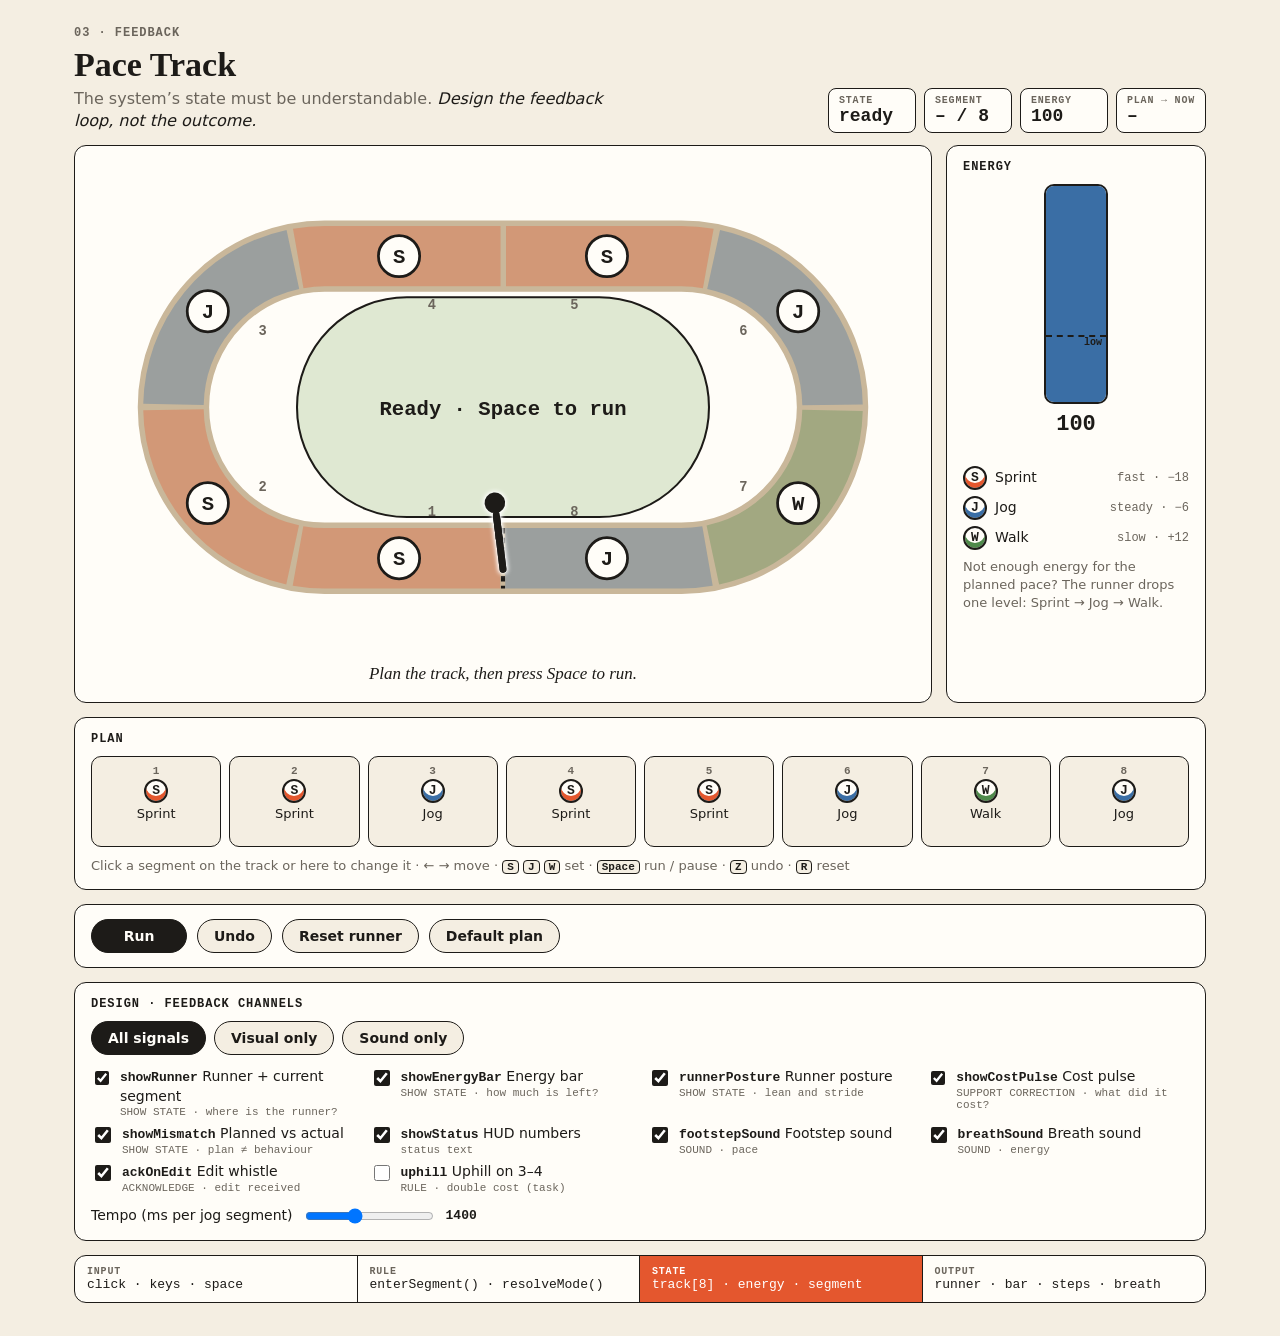
<file: feedback/index.html>
<!doctype html>
<html lang="en">
<head>
  <meta charset="utf-8">
  <meta name="viewport" content="width=device-width, initial-scale=1">
  <title>Pace Track · Feedback</title>
  <link rel="stylesheet" href="style.css">
</head>
<body>
  <!-- Üst bant: başlık, premise ve HUD (durum sayıları) -->
  <header class="top">
    <div class="title">
      <span class="tag">03 · Feedback</span>
      <h1>Pace Track</h1>
      <p class="premise">The system’s state must be understandable. <em>Design the feedback loop, not the outcome.</em></p>
    </div>
    <dl class="hud" id="hud">
      <div><dt>State</dt><dd id="hudState">–</dd></div>
      <div><dt>Segment</dt><dd id="hudSegment">–</dd></div>
      <div><dt>Energy</dt><dd id="hudEnergy">–</dd></div>
      <div><dt>Plan → Now</dt><dd id="hudMode">–</dd></div>
    </dl>
  </header>

  <main class="layout">
    <!-- Sahne: oval pist (SVG). Parçalar ve koşucu script.js içinde çiziliyor -->
    <section class="stage card" aria-labelledby="stageTitle">
      <h2 id="stageTitle" class="sr-only">Track</h2>
      <svg id="track" viewBox="0 0 600 360" role="img" aria-label="Oval running track with 8 segments. Each segment holds a command: Sprint, Jog or Walk.">
        <rect class="infield" x="150" y="100" width="300" height="160" rx="80"/>
        <path id="trackPath" class="track-base"
              d="M300,290 H170 A110,110 0 0 1 170,70 H430 A110,110 0 0 1 430,290 Z"/>
        <g id="segLayer"></g>
        <line class="start-line" x1="300" y1="268" x2="300" y2="312"/>
        <g id="labelLayer"></g>
        <g id="pulseLayer"></g>
        <g id="runner" aria-hidden="true">
          <g id="runnerBody">
            <g id="legBack"><line x1="0" y1="0" x2="0" y2="18"/></g>
            <g id="armBack"><line x1="0" y1="0" x2="0" y2="12"/></g>
            <line class="torso" x1="0" y1="-18" x2="0" y2="-32"/>
            <g id="legFront"><line x1="0" y1="0" x2="0" y2="18"/></g>
            <g id="armFront"><line x1="0" y1="0" x2="0" y2="12"/></g>
            <circle class="head" cx="0" cy="-39" r="6"/>
          </g>
        </g>
        <text id="centerLabel" class="center-label" x="300" y="186" text-anchor="middle"></text>
      </svg>
      <p id="caption" class="caption">Plan the track, then press Space to run.</p>
    </section>

    <!-- Yan panel: enerji çubuğu (gizli durumun görsel kanalı) -->
    <aside class="side card" aria-labelledby="energyTitle">
      <h2 id="energyTitle">Energy</h2>
      <div class="meter" id="meter">
        <div class="meter-track">
          <div class="meter-fill" id="meterFill"></div>
          <div class="meter-low" id="meterLow"><span>low</span></div>
        </div>
        <p class="meter-value"><span id="meterValue">100</span><span id="meterZone" class="zone"></span></p>
        <p class="meter-off">Energy bar is off.</p>
      </div>
      <ul class="legend">
        <li><b class="glyph g-S">S</b> Sprint <span>fast · −18</span></li>
        <li><b class="glyph g-J">J</b> Jog <span>steady · −6</span></li>
        <li><b class="glyph g-W">W</b> Walk <span>slow · +12</span></li>
      </ul>
      <p class="rule-note">Not enough energy for the planned pace? The runner drops one level: Sprint → Jog → Walk.</p>
    </aside>

    <!-- Plan şeridi: pistin erişilebilir kopyası (klavye ve dokunmatik) -->
    <section class="plan card" aria-labelledby="planTitle">
      <h2 id="planTitle">Plan</h2>
      <div id="planStrip" class="plan-strip" role="group" aria-label="Track plan, 8 segments"></div>
      <p class="hint">Click a segment on the track or here to change it · ← → move · <kbd>S</kbd> <kbd>J</kbd> <kbd>W</kbd> set · <kbd>Space</kbd> run / pause · <kbd>Z</kbd> undo · <kbd>R</kbd> reset</p>
    </section>

    <!-- Kontroller -->
    <section class="controls card" aria-label="Controls">
      <button type="button" id="btnRun" class="primary">Run</button>
      <button type="button" id="btnUndo">Undo</button>
      <button type="button" id="btnReset">Reset runner</button>
      <button type="button" id="btnDefault">Default plan</button>
    </section>

    <!-- DESIGN anahtarları: geri bildirim kanallarını tek tek aç / kapa -->
    <section class="knobs card" aria-labelledby="knobsTitle">
      <h2 id="knobsTitle">Design · feedback channels</h2>
      <div class="presets" role="group" aria-label="Comparison presets">
        <button type="button" data-preset="all">All signals</button>
        <button type="button" data-preset="visual">Visual only</button>
        <button type="button" data-preset="sound">Sound only</button>
      </div>
      <div id="knobList" class="knob-list"></div>
      <label class="tempo">Tempo (ms per jog segment)
        <input type="range" id="tempo" min="800" max="2400" step="100">
        <output id="tempoOut"></output>
      </label>
    </section>

    <!-- Anatomi: girdi → kural → durum → çıktı -->
    <section class="anatomy" aria-label="Input, rule, state, output">
      <div><span>Input</span>click · keys · space</div>
      <div><span>Rule</span>enterSegment() · resolveMode()</div>
      <div class="hot"><span>State</span>track[8] · energy · segment</div>
      <div><span>Output</span>runner · bar · steps · breath</div>
    </section>
  </main>

  <div id="live" class="sr-only" aria-live="polite"></div>
  <script src="script.js"></script>
</body>
</html>
</file>
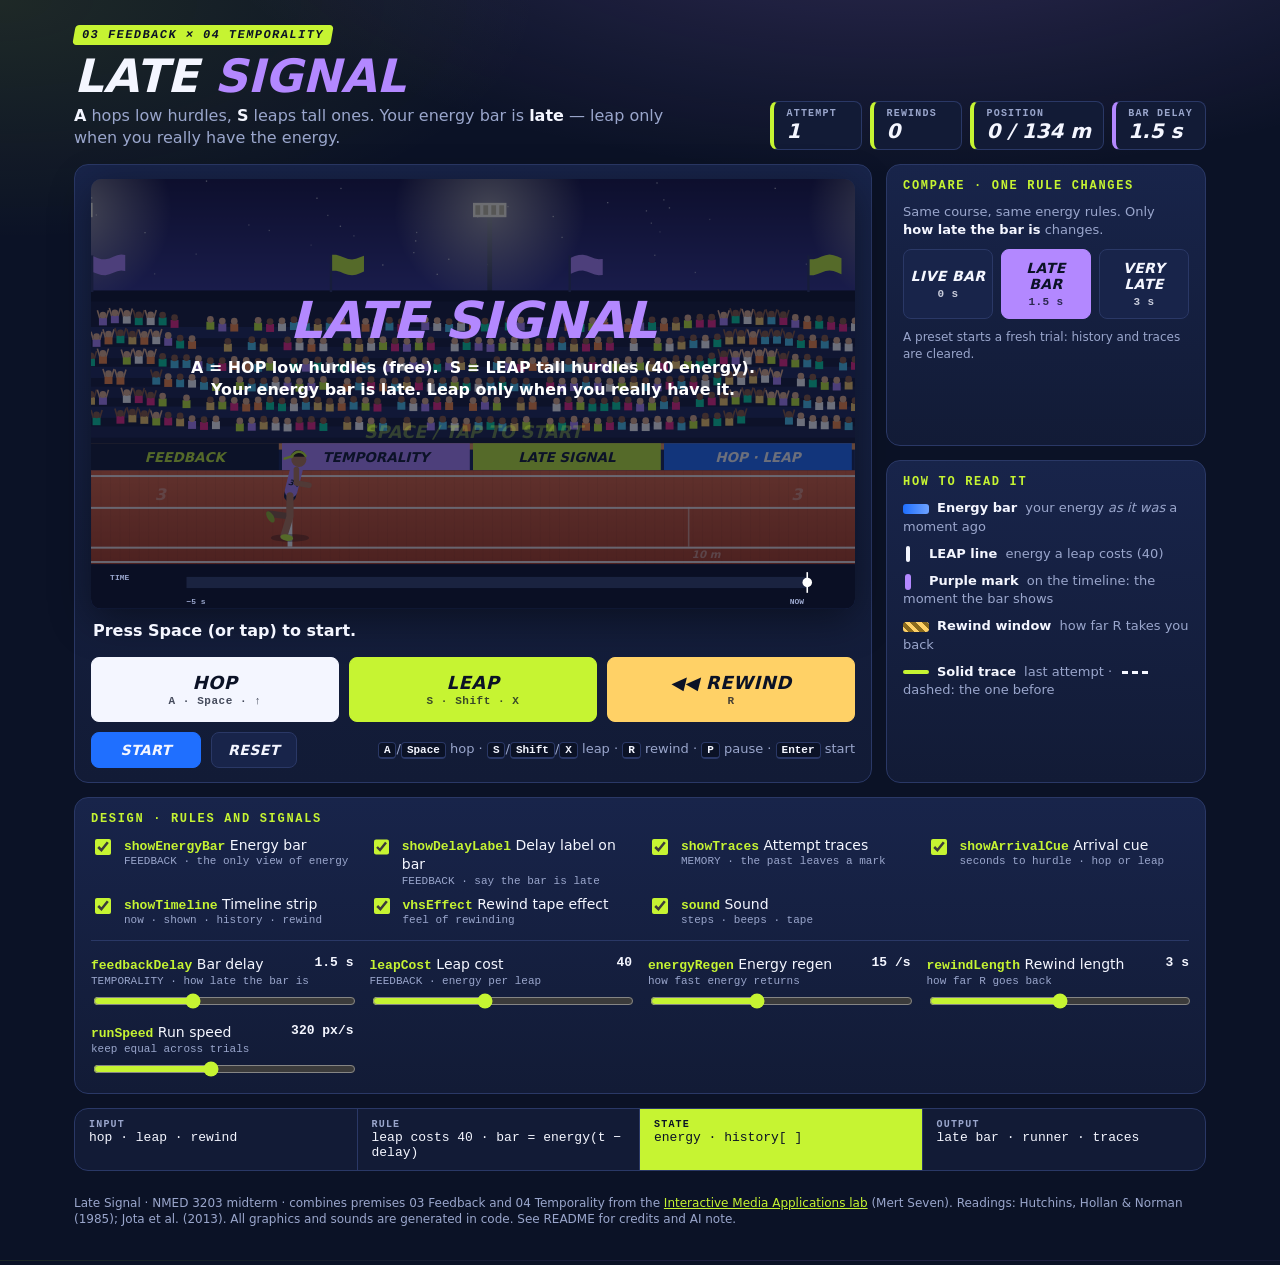
<file: late-signal/index.html>
<!doctype html>
<html lang="en">
<head>
  <meta charset="utf-8">
  <meta name="viewport" content="width=device-width, initial-scale=1">
  <title>Late Signal · Feedback × Temporality</title>
  <link rel="stylesheet" href="style.css">
</head>
<body>
  <!-- Üst bant: başlık, iki premise ve tek satırlık talimat -->
  <header class="top">
    <div class="brand">
      <span class="tag">03 Feedback × 04 Temporality</span>
      <h1>Late <span>Signal</span></h1>
      <p class="instruction"><b>A</b> hops low hurdles, <b>S</b> leaps tall ones. Your energy bar is <b>late</b> — leap only when you really have the energy.</p>
    </div>
    <dl class="hud">
      <div><dt>Attempt</dt><dd id="hudAttempt">1</dd></div>
      <div><dt>Rewinds</dt><dd id="hudRewinds">0</dd></div>
      <div><dt>Position</dt><dd id="hudPos">0 m</dd></div>
      <div><dt>Bar delay</dt><dd id="hudDelay">1.5 s</dd></div>
    </dl>
  </header>

  <main class="layout">
    <!-- Sahne: stadyum, koşucu, gecikmeli enerji çubuğu ve zaman şeridi canvas'ta -->
    <section class="stage-card" aria-labelledby="stageTitle">
      <h2 id="stageTitle" class="sr-only">Race</h2>
      <canvas id="stage" width="960" height="540" tabindex="0"
              aria-label="Side view of a stadium track. A runner hops and leaps hurdles. The energy bar at the top right shows the runner's energy from a moment ago. A timeline at the bottom shows the present, the stored history, the moment the bar is showing and the rewind window."></canvas>
      <p id="caption" class="caption">Press Space (or tap) to start.</p>
      <!-- etiketli butonlar: dokunmatik ve fare için klavyeye eşdeğer girdi -->
      <div class="pad" role="group" aria-label="Actions">
        <button type="button" id="btnHop" class="act hop">Hop <small>A · Space · ↑</small></button>
        <button type="button" id="btnLeap" class="act leap">Leap <small>S · Shift · X</small></button>
        <button type="button" id="btnRewind" class="act rewind">◀◀ Rewind <small>R</small></button>
      </div>
      <div class="controls">
        <button type="button" id="btnStart" class="primary">Start</button>
        <button type="button" id="btnReset">Reset</button>
        <p class="keys"><kbd>A</kbd>/<kbd>Space</kbd> hop · <kbd>S</kbd>/<kbd>Shift</kbd>/<kbd>X</kbd> leap · <kbd>R</kbd> rewind · <kbd>P</kbd> pause · <kbd>Enter</kbd> start</p>
      </div>
    </section>

    <!-- Karşılaştırma: tek kural değişir -->
    <section class="tests card" aria-labelledby="testsTitle">
      <h2 id="testsTitle">Compare · one rule changes</h2>
      <p>Same course, same energy rules. Only <b>how late the bar is</b> changes.</p>
      <div class="row" role="group" aria-label="Feedback delay">
        <button type="button" data-preset="delay0">Live bar<br><small>0 s</small></button>
        <button type="button" data-preset="delay15">Late bar<br><small>1.5 s</small></button>
        <button type="button" data-preset="delay3">Very late<br><small>3 s</small></button>
      </div>
      <p class="note">A preset starts a fresh trial: history and traces are cleared.</p>
    </section>

    <!-- Ekranda ne neyi gösteriyor -->
    <section class="legend card" aria-labelledby="legendTitle">
      <h2 id="legendTitle">How to read it</h2>
      <ul>
        <li><i class="sw sw-bar"></i><b>Energy bar</b> your energy <em>as it was</em> a moment ago</li>
        <li><i class="sw sw-cost"></i><b>LEAP line</b> energy a leap costs (40)</li>
        <li><i class="sw sw-shown"></i><b>Purple mark</b> on the timeline: the moment the bar shows</li>
        <li><i class="sw sw-rew"></i><b>Rewind window</b> how far R takes you back</li>
        <li><i class="sw sw-last"></i><b>Solid trace</b> last attempt · <i class="sw sw-prev"></i>dashed: the one before</li>
      </ul>
    </section>

    <!-- DESIGN anahtarları -->
    <section class="knobs card" aria-labelledby="knobsTitle">
      <h2 id="knobsTitle">Design · rules and signals</h2>
      <div id="toggleList" class="toggle-list"></div>
      <div id="rangeList" class="range-list"></div>
    </section>

    <!-- Anatomi -->
    <section class="anatomy" aria-label="Input, rule, state, output">
      <div><span>Input</span>hop · leap · rewind</div>
      <div><span>Rule</span>leap costs 40 · bar = energy(t − delay)</div>
      <div class="hot"><span>State</span>energy · history[ ]</div>
      <div><span>Output</span>late bar · runner · traces</div>
    </section>
  </main>

  <footer class="credits">
    Late Signal · NMED 3203 midterm · combines premises 03 Feedback and 04 Temporality from the
    <a href="https://mertseven.com/ima/lab/index.html">Interactive Media Applications lab</a> (Mert Seven).
    Readings: Hutchins, Hollan &amp; Norman (1985); Jota et al. (2013). All graphics and sounds are generated in code. See README for credits and AI note.
  </footer>

  <div id="live" class="sr-only" aria-live="polite"></div>
  <script src="script.js"></script>
</body>
</html>
</file>
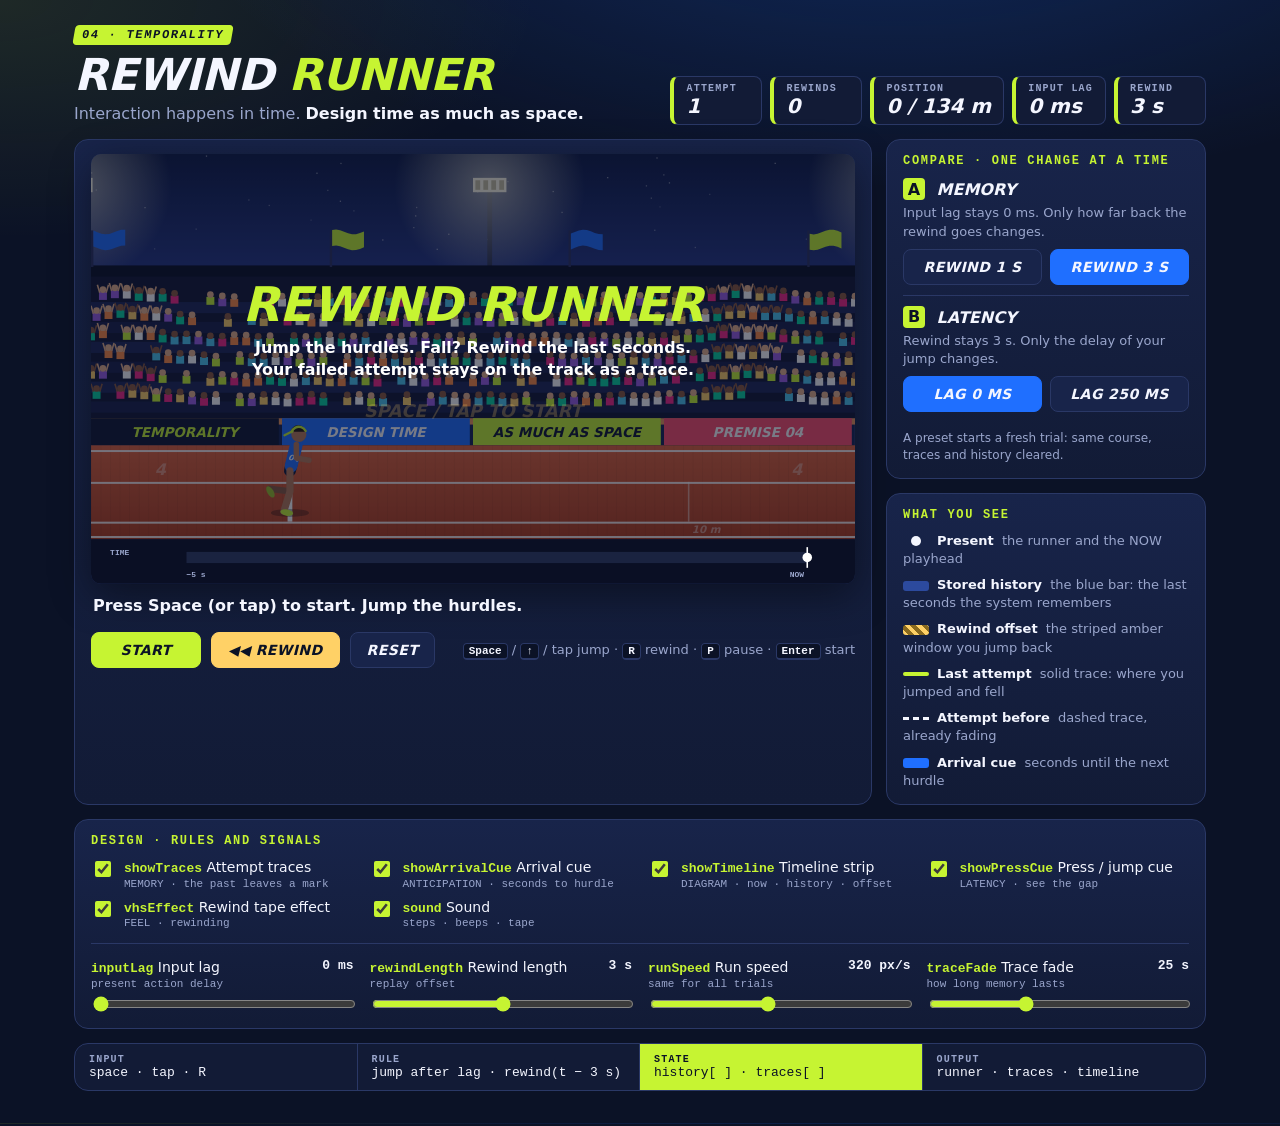
<file: temporality/index.html>
<!doctype html>
<html lang="en">
<head>
  <meta charset="utf-8">
  <meta name="viewport" content="width=device-width, initial-scale=1">
  <title>Rewind Runner · Temporality</title>
  <link rel="stylesheet" href="style.css">
</head>
<body>
  <!-- Üst bant: başlık, premise ve HUD -->
  <header class="top">
    <div class="brand">
      <span class="tag">04 · Temporality</span>
      <h1>Rewind <span>Runner</span></h1>
      <p class="premise">Interaction happens in time. <em>Design time as much as space.</em></p>
    </div>
    <dl class="hud">
      <div><dt>Attempt</dt><dd id="hudAttempt">1</dd></div>
      <div><dt>Rewinds</dt><dd id="hudRewinds">0</dd></div>
      <div><dt>Position</dt><dd id="hudPos">0 m</dd></div>
      <div><dt>Input lag</dt><dd id="hudLag">0 ms</dd></div>
      <div><dt>Rewind</dt><dd id="hudRewind">3 s</dd></div>
    </dl>
  </header>

  <main class="layout">
    <!-- Sahne: stadyum, pist, koşucu ve zaman şeridi canvas'ta çiziliyor -->
    <section class="stage-card" aria-labelledby="stageTitle">
      <h2 id="stageTitle" class="sr-only">Race</h2>
      <canvas id="stage" width="960" height="540" tabindex="0"
              aria-label="Side view of a stadium track. A runner jumps hurdles. A timeline at the bottom shows the present, the stored history and the rewind window. Space or tap to jump, R to rewind."></canvas>
      <p id="caption" class="caption">Press Space (or tap) to start.</p>
      <div class="controls">
        <button type="button" id="btnStart" class="primary">Start</button>
        <button type="button" id="btnRewind" class="rewind">◀◀ Rewind</button>
        <button type="button" id="btnReset">Reset</button>
        <p class="keys"><kbd>Space</kbd> / <kbd>↑</kbd> / tap jump · <kbd>R</kbd> rewind · <kbd>P</kbd> pause · <kbd>Enter</kbd> start</p>
      </div>
    </section>

    <!-- Karşılaştırma: bir seferde tek değişiklik -->
    <section class="tests card" aria-labelledby="testsTitle">
      <h2 id="testsTitle">Compare · one change at a time</h2>
      <div class="test">
        <h3><b>A</b> Memory</h3>
        <p>Input lag stays 0 ms. Only how far back the rewind goes changes.</p>
        <div class="row" role="group" aria-label="Memory test">
          <button type="button" data-preset="rewind1">Rewind 1 s</button>
          <button type="button" data-preset="rewind3">Rewind 3 s</button>
        </div>
      </div>
      <div class="test">
        <h3><b>B</b> Latency</h3>
        <p>Rewind stays 3 s. Only the delay of your jump changes.</p>
        <div class="row" role="group" aria-label="Latency test">
          <button type="button" data-preset="lag0">Lag 0 ms</button>
          <button type="button" data-preset="lag250">Lag 250 ms</button>
        </div>
      </div>
      <p class="note">A preset starts a fresh trial: same course, traces and history cleared.</p>
    </section>

    <!-- Ekranda ne neyi gösteriyor -->
    <section class="legend card" aria-labelledby="legendTitle">
      <h2 id="legendTitle">What you see</h2>
      <ul>
        <li><i class="sw sw-now"></i><b>Present</b> the runner and the NOW playhead</li>
        <li><i class="sw sw-hist"></i><b>Stored history</b> the blue bar: the last seconds the system remembers</li>
        <li><i class="sw sw-rew"></i><b>Rewind offset</b> the striped amber window you jump back</li>
        <li><i class="sw sw-last"></i><b>Last attempt</b> solid trace: where you jumped and fell</li>
        <li><i class="sw sw-prev"></i><b>Attempt before</b> dashed trace, already fading</li>
        <li><i class="sw sw-cue"></i><b>Arrival cue</b> seconds until the next hurdle</li>
      </ul>
    </section>

    <!-- DESIGN anahtarları -->
    <section class="knobs card" aria-labelledby="knobsTitle">
      <h2 id="knobsTitle">Design · rules and signals</h2>
      <div id="toggleList" class="toggle-list"></div>
      <div id="rangeList" class="range-list"></div>
    </section>

    <!-- Anatomi -->
    <section class="anatomy" aria-label="Input, rule, state, output">
      <div><span>Input</span>space · tap · R</div>
      <div><span>Rule</span>jump after lag · rewind(t − 3 s)</div>
      <div class="hot"><span>State</span>history[ ] · traces[ ]</div>
      <div><span>Output</span>runner · traces · timeline</div>
    </section>
  </main>

  <div id="live" class="sr-only" aria-live="polite"></div>
  <script src="script.js"></script>
</body>
</html>
</file>
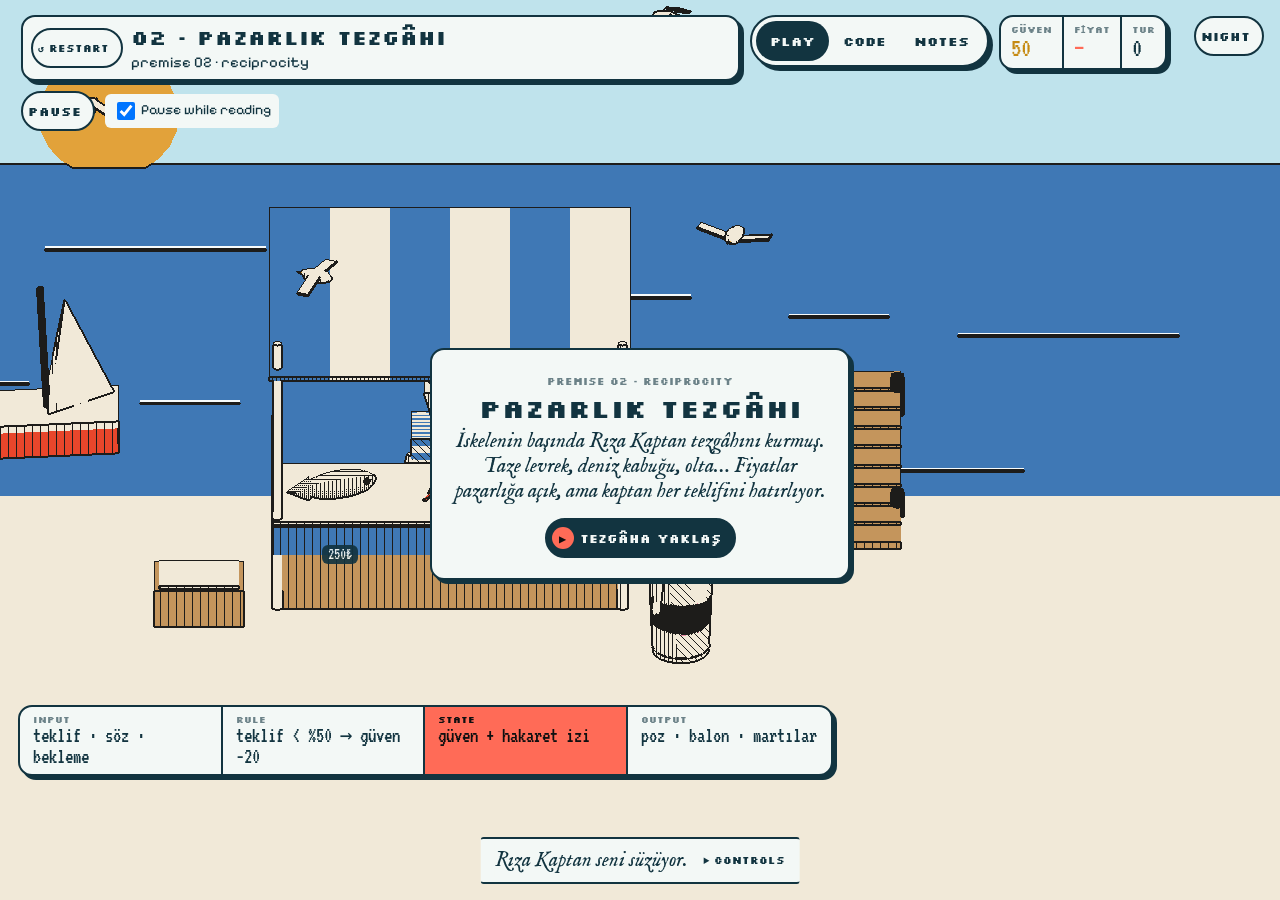
<file: reciprocity/Pazarlik-Tezgahi/index.html>
<!doctype html>
<html lang="tr"><head><meta charset="utf-8"><meta name="viewport" content="width=device-width,initial-scale=1"><title>Pazarlık Tezgâhı · Interaction Island</title><link rel="stylesheet" href="fonts/fonts.css"><link rel="stylesheet" href="style.css"></head>
<body class="day" data-experiment="02">
<canvas id="fx" aria-label="Pazarlık Tezgâhı"></canvas>
<section id="loadStatus" class="card load-status" role="status"><strong id="loadTitle">Tezgâh kuruluyor…</strong><p id="loadMessage">Loading the local character and rendering files.</p></section>
<button type="button" class="btn standalone-mode" id="standaloneMode">NIGHT</button>
<footer class="bottom-dock"><p class="caption serif" id="gameCaption"></p><details><summary>CONTROLS</summary><div class="controls-popover"><p id="gHint"></p></div></details></footer>
  <div id="tags" class="game-only"></div>
  <div class="game-toolbar game-only" id="gameToolbar">
  <header class="card bar game-only">
    <button class="btn" id="gameBack" type="button">RETURN TO ISLAND</button>
    <div><h1 id="gTitle"></h1><small id="gSub"></small></div>
  </header>
  <div class="pills tabs game-only" role="group" aria-label="View">
    <button type="button" data-tab="play" aria-pressed="true">PLAY</button>
    <button type="button" data-tab="code" aria-pressed="false">CODE</button>
    <button type="button" data-tab="notes" aria-pressed="false">NOTES</button>
  </div>
  <div class="card hud game-only" id="gHud"></div>
  <div class="pause-tools game-only">
    <button class="btn" id="pauseGame" type="button" aria-pressed="false">PAUSE</button>
    <label><input id="autoPause" type="checkbox" checked> Pause while reading</label>
    <span id="pauseStatus" role="status" aria-live="polite"></span>
  </div>
  </div>
  <section class="card overlay game-only" id="overlay">
    <small id="ovKick"></small>
    <h2 id="overlayTitle"></h2>
    <p class="serif" id="overlayText"></p>
    <button class="btn go" id="ovCta" type="button"><b aria-hidden="true">▶</b><span id="overlayCta">CLICK TO START</span></button>
    <div class="choices" id="ovChoices"></div>
    <p class="err" id="ovErr" hidden></p>
  </section>
  <section class="win code" id="codeWin" hidden>
    <div class="title"><button class="close" type="button" aria-label="Close code">×</button><span id="codeName">script.js</span></div>
    <pre id="code"></pre>
    <div class="foot"><span id="codeStatus"></span><button class="run" id="reset" type="button">↺ RESET</button></div>
  </section>
  <section class="win notes" id="notesWin" hidden>
    <div class="title"><button class="close" type="button" aria-label="Close notes">×</button><span id="notesName">README.md</span></div>
    <div class="body" id="notesBody"></div>
  </section>
  <div class="card anat game-only" id="gAnat"></div>
  <section class="card deal game-only" id="dealPanel" aria-label="Pazarlık">
    <small>BALIKÇI TEZGÂHI</small>
    <div class="deal-items" id="dealItems" role="group" aria-label="Ürünler"></div>
    <div class="deal-row"><span>KAPTAN İSTİYOR</span><b id="dealAsk">ürün seç</b></div>
    <label class="deal-row" for="dealOffer"><span>TEKLİFİN</span><b id="dealOfferVal">–</b></label>
    <input type="range" id="dealOffer" min="5" max="100" step="5" value="50">
    <div class="deal-btns">
      <button type="button" class="btn go" id="btnOffer"><b aria-hidden="true">₺</b>TEKLİF VER</button>
      <button type="button" class="btn" id="btnKind"><b aria-hidden="true">♥</b>KAPTAN, BİR EL AT</button>
      <button type="button" class="btn" id="btnDeal"><b aria-hidden="true">✓</b>ANLAŞTIK</button>
      <button type="button" class="btn" id="btnLeave"><b aria-hidden="true">×</b>VAZGEÇTİM</button>
    </div>
    <ol class="deal-log" id="dealLog" aria-live="polite"></ol>
  </section>
  <div class="toast" id="toast"></div>


<script src="engine.js"></script><script src="shell.js"></script><script src="script.js"></script><script type="module" src="runner.js"></script>
</body></html>
</file>
<file: feedback/style.css>
/* 03 · Feedback — Pace Track
   Renkler tek başına anlam taşımıyor: her komutun harfi (S/J/W) ve şekli de var. */

:root {
  --paper: #f4eee2;
  --card: #fffdf8;
  --ink: #1d1b18;
  --muted: #6b655c;
  --line: #d9d0bf;
  --hot: #e4572e;      /* Sprint */
  --cool: #3a6ea5;     /* Jog */
  --green: #4f8a4b;    /* Walk */
  --track: #c9b79a;
  --infield: #dfe8d2;
  --focus: #1d1b18;
  --mono: ui-monospace, "SFMono-Regular", Consolas, "Liberation Mono", monospace;
  --serif: Georgia, "Times New Roman", serif;
  --sans: system-ui, -apple-system, "Segoe UI", Roboto, sans-serif;
}

* { box-sizing: border-box; }

body {
  margin: 0;
  background: var(--paper);
  color: var(--ink);
  font-family: var(--sans);
  line-height: 1.4;
}

.sr-only {
  position: absolute; width: 1px; height: 1px; overflow: hidden;
  clip: rect(0 0 0 0); white-space: nowrap;
}

/* ---------- üst bant ---------- */
.top {
  display: flex; flex-wrap: wrap; gap: 16px; justify-content: space-between; align-items: flex-end;
  padding: 20px 24px 12px; max-width: 1180px; margin: 0 auto;
}
.tag { font: 600 12px var(--mono); letter-spacing: .08em; text-transform: uppercase; color: var(--muted); }
h1 { font: 700 34px/1.1 var(--serif); margin: 4px 0; }
.premise { margin: 0; color: var(--muted); max-width: 52ch; }
.premise em { color: var(--ink); }

.hud { display: flex; gap: 8px; margin: 0; flex-wrap: wrap; }
.hud div { background: var(--card); border: 1.5px solid var(--ink); border-radius: 8px; padding: 6px 10px; min-width: 88px; }
.hud dt { font: 600 10px var(--mono); text-transform: uppercase; letter-spacing: .08em; color: var(--muted); }
.hud dd { margin: 0; font: 700 18px var(--mono); }

/* ---------- yerleşim ---------- */
.layout {
  display: grid; gap: 14px; padding: 0 24px 32px; max-width: 1180px; margin: 0 auto;
  grid-template-columns: minmax(0, 1fr) 260px;
  grid-template-areas:
    "stage side"
    "plan  plan"
    "controls controls"
    "knobs knobs"
    "anatomy anatomy";
}
.stage { grid-area: stage; }
.side { grid-area: side; }
.plan { grid-area: plan; }
.controls { grid-area: controls; }
.knobs { grid-area: knobs; }
.anatomy { grid-area: anatomy; }

.card { background: var(--card); border: 1.5px solid var(--ink); border-radius: 12px; padding: 14px 16px; }
h2 { font: 700 12px var(--mono); text-transform: uppercase; letter-spacing: .08em; margin: 0 0 10px; }

/* ---------- pist ---------- */
#track { width: 100%; height: auto; display: block; }
.infield { fill: var(--infield); stroke: var(--ink); stroke-width: 1.5; }
.track-base { fill: none; stroke: var(--track); stroke-width: 52; }
.start-line { stroke: var(--ink); stroke-width: 3; stroke-dasharray: 4 3; }

.seg { fill: none; stroke-width: 44; cursor: pointer; opacity: .32; transition: opacity .2s; }
.seg.m-S { stroke: var(--hot); }
.seg.m-J { stroke: var(--cool); }
.seg.m-W { stroke: var(--green); }
.seg:hover { opacity: .5; }
.seg.is-current { opacity: .8; }
.seg-outline { fill: none; stroke: var(--ink); stroke-width: 48; opacity: 0; pointer-events: none; }
.seg-outline.is-current { opacity: 1; stroke-width: 50; }

.label { cursor: pointer; }
.label circle.chip { fill: var(--card); stroke: var(--ink); stroke-width: 2; }
.label text.letter { font: 700 15px var(--mono); fill: var(--ink); pointer-events: none; }
.label text.num { font: 600 10px var(--mono); fill: var(--muted); pointer-events: none; }
.label .strike { stroke: var(--ink); stroke-width: 2.5; opacity: 0; }
.label .edit-ring { fill: none; stroke: var(--ink); stroke-width: 2; stroke-dasharray: 3 3; opacity: 0; }
.label .badge { opacity: 0; }
.label .badge rect { fill: var(--ink); }
.label .badge text { font: 700 10px var(--mono); fill: var(--card); }
.label.has-mismatch .strike,
.label.has-mismatch .badge { opacity: 1; }
.label.bump .chip-wrap { animation: bump .35s ease-out; }
.chip-wrap { transform-box: fill-box; transform-origin: center; }

@keyframes bump {
  0% { transform: scale(1); }
  35% { transform: scale(1.35); }
  70% { transform: scale(.92); }
  100% { transform: scale(1); }
}

/* maliyet halkası ve sayısı: sebep (parça) → sonuç (enerji) */
.pulse-text { font: 700 14px var(--mono); fill: var(--ink); animation: rise 1.2s ease-out forwards; }
.pulse-ring { fill: none; stroke: var(--ink); stroke-width: 2; transform-box: fill-box; transform-origin: center; animation: ring .8s ease-out forwards; }
@keyframes rise { from { opacity: 1; transform: translateY(0); } to { opacity: 0; transform: translateY(-22px); } }
@keyframes ring { from { opacity: .9; transform: scale(1); } to { opacity: 0; transform: scale(2.4); } }

#runner { filter: drop-shadow(0 0 2px #fff) drop-shadow(0 0 1px #fff); }
#runner line, #runner .torso { stroke: var(--ink); stroke-width: 4; stroke-linecap: round; }
#runner .head { fill: var(--ink); }

.center-label { font: 700 15px var(--mono); fill: var(--ink); }

.caption {
  margin: 10px 0 0; font: italic 17px var(--serif); text-align: center; min-height: 1.4em;
}

/* ---------- enerji çubuğu ---------- */
.meter-track {
  position: relative; height: 220px; width: 64px; margin: 0 auto;
  border: 2px solid var(--ink); border-radius: 10px; overflow: hidden; background: var(--paper);
}
.meter-fill {
  position: absolute; left: 0; right: 0; bottom: 0; height: 100%;
  background: var(--cool); transition: height .35s ease-out;
}
.meter.is-low .meter-fill {
  /* düşük enerji: renk + çizgili desen (renk tek sinyal değil) */
  background: repeating-linear-gradient(45deg, var(--hot) 0 6px, #f29a7d 6px 12px);
}
.meter-low {
  position: absolute; left: 0; right: 0; border-top: 2px dashed var(--ink);
}
.meter-low span { position: absolute; right: 4px; top: 0; font: 600 10px var(--mono); }
.meter-value { text-align: center; margin: 8px 0 0; font: 700 22px var(--mono); }
.meter-value .zone { display: block; font: 600 11px var(--mono); text-transform: uppercase; letter-spacing: .08em; min-height: 1.2em; }
.meter-off { display: none; text-align: center; color: var(--muted); font-style: italic; }
.meter.is-off .meter-track,
.meter.is-off .meter-value { display: none; }
.meter.is-off .meter-off { display: block; padding: 40px 0; }

.legend { list-style: none; padding: 0; margin: 16px 0 8px; display: grid; gap: 6px; }
.legend li { display: flex; align-items: center; gap: 8px; font-size: 14px; }
.legend span { margin-left: auto; color: var(--muted); font: 12px var(--mono); }
.rule-note { font-size: 13px; color: var(--muted); margin: 8px 0 0; }

.glyph {
  display: inline-grid; place-items: center; width: 24px; height: 24px; border-radius: 50%;
  border: 2px solid var(--ink); font: 700 13px var(--mono); background: var(--card); color: var(--ink);
}
.g-S { box-shadow: inset 0 -5px 0 var(--hot); }
.g-J { box-shadow: inset 0 -5px 0 var(--cool); }
.g-W { box-shadow: inset 0 -5px 0 var(--green); }

/* ---------- plan şeridi ---------- */
.plan-strip { display: grid; grid-template-columns: repeat(8, minmax(0, 1fr)); gap: 8px; }
.plan-btn {
  display: grid; gap: 2px; justify-items: center; padding: 8px 4px;
  border: 1.5px solid var(--ink); border-radius: 10px; background: var(--paper);
  font: inherit; color: inherit; cursor: pointer; position: relative;
}
.plan-btn .num { font: 600 11px var(--mono); color: var(--muted); }
.plan-btn .name { font-size: 13px; }
.plan-btn .actual { font: 600 10px var(--mono); min-height: 1.3em; }
.plan-btn.is-current { background: var(--ink); color: var(--card); }
.plan-btn.is-current .num { color: var(--card); }
.plan-btn.is-edited { outline: 2px dashed var(--ink); outline-offset: 3px; }
.plan-btn.bump .glyph { animation: bump .35s ease-out; }
.plan-btn:focus-visible, button:focus-visible, input:focus-visible { outline: 3px solid var(--focus); outline-offset: 3px; }
.hint { margin: 10px 0 0; font-size: 13px; color: var(--muted); }
kbd { font: 600 11px var(--mono); border: 1px solid var(--ink); border-radius: 4px; padding: 0 4px; background: var(--paper); color: var(--ink); }

/* ---------- kontroller ---------- */
.controls { display: flex; flex-wrap: wrap; gap: 10px; }
button {
  font: 600 14px var(--sans); color: var(--ink); background: var(--paper);
  border: 1.5px solid var(--ink); border-radius: 999px; padding: 8px 16px; cursor: pointer;
}
button:hover { background: #ebe3d3; }
button.primary { background: var(--ink); color: var(--card); min-width: 96px; }
button.primary:hover { background: #3a3631; }

/* ---------- DESIGN anahtarları ---------- */
.presets { display: flex; flex-wrap: wrap; gap: 8px; margin-bottom: 12px; }
.presets button[aria-pressed="true"] { background: var(--ink); color: var(--card); }
.knob-list { display: grid; grid-template-columns: repeat(auto-fill, minmax(230px, 1fr)); gap: 6px 16px; }
.knob { display: flex; gap: 8px; align-items: flex-start; font-size: 14px; cursor: pointer; }
.knob input { margin-top: 3px; width: 16px; height: 16px; accent-color: var(--ink); }
.knob code { font: 600 13px var(--mono); }
.knob small { display: block; color: var(--muted); font: 11px var(--mono); }
.tempo { display: flex; flex-wrap: wrap; gap: 10px; align-items: center; margin-top: 12px; font-size: 14px; }
.tempo output { font: 600 13px var(--mono); }

/* ---------- anatomi ---------- */
.anatomy { display: grid; grid-template-columns: repeat(4, minmax(0, 1fr)); border: 1.5px solid var(--ink); border-radius: 12px; overflow: hidden; background: var(--card); }
.anatomy div { padding: 10px 12px; font: 13px var(--mono); border-right: 1.5px solid var(--ink); }
.anatomy div:last-child { border-right: 0; }
.anatomy span { display: block; font: 600 10px var(--mono); text-transform: uppercase; letter-spacing: .08em; color: var(--muted); }
.anatomy .hot { background: var(--hot); color: #fff; }
.anatomy .hot span { color: #fff; }

/* ---------- dar ekran ---------- */
@media (max-width: 820px) {
  .top { padding: 16px; }
  .layout {
    padding: 0 16px 24px;
    grid-template-columns: minmax(0, 1fr);
    grid-template-areas: "stage" "side" "plan" "controls" "knobs" "anatomy";
  }
  .plan-strip { grid-template-columns: repeat(4, minmax(0, 1fr)); }
  .anatomy { grid-template-columns: repeat(2, minmax(0, 1fr)); }
  .anatomy div:nth-child(2) { border-right: 0; }
  .anatomy div:nth-child(-n+2) { border-bottom: 1.5px solid var(--ink); }
  .meter-track { height: 140px; }
}

@media (prefers-reduced-motion: reduce) {
  .label.bump .chip-wrap, .plan-btn.bump .glyph, .pulse-ring { animation: none; }
  .meter-fill { transition: none; }
}
</file>
<file: late-signal/style.css>
/* Late Signal — Feedback × Temporality
   Sportif, canlı arayüz: lacivert zemin, limon yeşili, elektrik mavisi, mor (gecikme) vurgular.
   Renk tek başına anlam taşımıyor: her durumun yazısı, deseni ya da çizgi tipi de var. */

:root {
  --bg: #0b1226;
  --panel: #121b36;
  --panel-2: #18244a;
  --ink: #f4f6ff;
  --muted: #9aa6cc;
  --lime: #c6f432;
  --blue: #1f6fff;
  --amber: #ffd166;
  --purple: #b388ff;
  --red: #ff4d6d;
  --line: #2a3866;
  --sport: "Segoe UI Black", "Arial Black", "Helvetica Neue", Impact, system-ui, sans-serif;
  --sans: system-ui, -apple-system, "Segoe UI", Roboto, sans-serif;
  --mono: ui-monospace, "SFMono-Regular", Consolas, monospace;
}

* { box-sizing: border-box; }

body {
  margin: 0;
  background:
    radial-gradient(1200px 500px at 70% -10%, rgba(179, 136, 255, .22), transparent 60%),
    radial-gradient(900px 400px at 0% 0%, rgba(198, 244, 50, .10), transparent 60%),
    var(--bg);
  color: var(--ink);
  font-family: var(--sans);
  line-height: 1.4;
  min-height: 100vh;
}

.sr-only {
  position: absolute; width: 1px; height: 1px; overflow: hidden;
  clip: rect(0 0 0 0); white-space: nowrap;
}

/* ---------- üst bant ---------- */
.top {
  display: flex; flex-wrap: wrap; gap: 16px; justify-content: space-between; align-items: flex-end;
  max-width: 1180px; margin: 0 auto; padding: 22px 24px 14px;
}
.tag {
  display: inline-block; font: 800 12px var(--mono); letter-spacing: .12em; text-transform: uppercase;
  color: var(--bg); background: var(--lime); padding: 3px 8px; border-radius: 4px; transform: skewX(-10deg);
}
h1 { font: italic 900 46px/1 var(--sport); margin: 8px 0 6px; text-transform: uppercase; }
h1 span { color: var(--purple); }
.instruction { margin: 0; color: var(--muted); max-width: 60ch; }
.instruction b { color: var(--ink); }

.hud { display: flex; flex-wrap: wrap; gap: 8px; margin: 0; }
.hud div {
  background: var(--panel); border: 1px solid var(--line); border-left: 4px solid var(--lime);
  border-radius: 8px; padding: 6px 12px; min-width: 92px;
}
.hud div:last-child { border-left-color: var(--purple); }
.hud dt { font: 700 10px var(--mono); letter-spacing: .12em; text-transform: uppercase; color: var(--muted); }
.hud dd { margin: 0; font: italic 900 20px var(--sport); }

/* ---------- yerleşim ---------- */
.layout {
  display: grid; gap: 14px; max-width: 1180px; margin: 0 auto; padding: 0 24px 24px;
  grid-template-columns: minmax(0, 1fr) 320px;
  grid-template-areas:
    "stage tests"
    "stage legend"
    "knobs knobs"
    "anatomy anatomy";
}
.stage-card { grid-area: stage; }
.tests { grid-area: tests; }
.legend { grid-area: legend; }
.knobs { grid-area: knobs; }
.anatomy { grid-area: anatomy; }

.card, .stage-card {
  background: linear-gradient(180deg, var(--panel-2), var(--panel));
  border: 1px solid var(--line); border-radius: 14px; padding: 14px 16px;
}
h2 { font: 800 12px var(--mono); letter-spacing: .14em; text-transform: uppercase; color: var(--lime); margin: 0 0 10px; }

/* ---------- sahne ---------- */
#stage {
  display: block; width: 100%; aspect-ratio: 16 / 9; height: auto;
  border-radius: 10px; background: #142456; cursor: pointer; touch-action: manipulation;
  box-shadow: 0 10px 40px rgba(0, 0, 0, .45), inset 0 0 0 1px rgba(255, 255, 255, .06);
}
#stage:focus-visible { outline: 3px solid var(--lime); outline-offset: 3px; }
.caption { margin: 12px 2px 0; min-height: 1.5em; font: 700 16px var(--sans); }

.pad { display: grid; grid-template-columns: 1fr 1fr 1fr; gap: 10px; margin-top: 12px; }
.act { padding: 14px 10px; font-size: 18px; }
.act small { display: block; font: 600 11px var(--mono); text-transform: none; opacity: .75; margin-top: 2px; }
.act.hop { background: var(--ink); color: var(--bg); border-color: var(--ink); }
.act.leap { background: var(--lime); color: var(--bg); border-color: var(--lime); }
.act.rewind { background: var(--amber); color: var(--bg); border-color: var(--amber); }
.act.hop:hover { background: #fff; }
.act.leap:hover { background: #d8ff5a; }
.act.rewind:hover { background: #ffe08f; }

.controls { display: flex; flex-wrap: wrap; align-items: center; gap: 10px; margin-top: 10px; }
.keys { margin: 0 0 0 auto; color: var(--muted); font-size: 13px; }
kbd {
  font: 700 11px var(--mono); color: var(--ink); background: var(--bg);
  border: 1px solid var(--line); border-bottom-width: 2px; border-radius: 4px; padding: 1px 5px;
}

button {
  font: italic 900 14px var(--sport); text-transform: uppercase; letter-spacing: .03em;
  color: var(--ink); background: var(--panel-2); border: 1px solid var(--line);
  border-radius: 8px; padding: 9px 16px; cursor: pointer; transition: transform .08s, background .15s;
  touch-action: manipulation;
}
button:hover { background: #22305e; }
button:active { transform: translateY(1px) scale(.98); }
button:focus-visible, input:focus-visible { outline: 3px solid var(--lime); outline-offset: 2px; }
button.primary { background: var(--blue); border-color: var(--blue); min-width: 110px; }
button.primary:hover { background: #3a82ff; }

/* ---------- karşılaştırma ---------- */
.tests p { margin: 0 0 10px; color: var(--muted); font-size: 13px; }
.tests p b { color: var(--ink); }
.row { display: flex; gap: 8px; }
.row button { flex: 1; padding: 10px 6px; line-height: 1.15; }
.row small { font: 600 11px var(--mono); text-transform: none; opacity: .8; }
[data-preset][aria-pressed="true"] { background: var(--purple); border-color: var(--purple); color: var(--bg); }
.note { margin: 10px 0 0 !important; font-size: 12px !important; }

/* ---------- açıklama ---------- */
.legend ul { list-style: none; margin: 0; padding: 0; display: grid; gap: 9px; font-size: 13px; color: var(--muted); }
.legend b { color: var(--ink); margin-right: 4px; }
.sw { display: inline-block; width: 26px; height: 10px; border-radius: 3px; margin-right: 8px; vertical-align: middle; }
.sw-bar { background: linear-gradient(90deg, var(--blue), #6ea2ff); }
.sw-cost { width: 4px; height: 16px; background: var(--ink); margin: 0 19px 0 3px; }
.sw-shown { background: var(--purple); width: 6px; height: 16px; margin: 0 18px 0 2px; }
.sw-rew { background: repeating-linear-gradient(45deg, var(--amber) 0 4px, #8a6a1e 4px 8px); }
.sw-last { background: var(--lime); height: 4px; }
.sw-prev { height: 0; border-top: 3px dashed var(--ink); border-radius: 0; margin-left: 6px; }

/* ---------- DESIGN anahtarları ---------- */
.toggle-list { display: grid; grid-template-columns: repeat(auto-fill, minmax(220px, 1fr)); gap: 8px 16px; }
.toggle { display: flex; gap: 10px; align-items: flex-start; cursor: pointer; font-size: 14px; }
.toggle input { margin-top: 3px; width: 16px; height: 16px; accent-color: var(--lime); }
.toggle code, .range code { font: 700 13px var(--mono); color: var(--lime); }
.toggle small, .range small { display: block; color: var(--muted); font: 11px var(--mono); }
.range-list { display: grid; grid-template-columns: repeat(auto-fill, minmax(230px, 1fr)); gap: 12px 16px; margin-top: 14px; padding-top: 14px; border-top: 1px solid var(--line); }
.range { display: grid; gap: 4px; font-size: 14px; }
.range .val { font: 700 13px var(--mono); color: var(--ink); float: right; }
.range input { width: 100%; accent-color: var(--lime); }

/* ---------- anatomi ve krediler ---------- */
.anatomy {
  display: grid; grid-template-columns: repeat(4, minmax(0, 1fr));
  border: 1px solid var(--line); border-radius: 14px; overflow: hidden; background: var(--panel);
}
.anatomy div { padding: 10px 14px; font: 13px var(--mono); border-right: 1px solid var(--line); }
.anatomy div:last-child { border-right: 0; }
.anatomy span { display: block; font: 700 10px var(--mono); letter-spacing: .12em; text-transform: uppercase; color: var(--muted); }
.anatomy .hot { background: var(--lime); color: var(--bg); }
.anatomy .hot span { color: var(--bg); }

.credits {
  max-width: 1180px; margin: 0 auto; padding: 0 24px 32px;
  color: var(--muted); font-size: 12px;
}
.credits a { color: var(--lime); }

/* ---------- dar ekran ---------- */
@media (max-width: 900px) {
  .top { padding: 16px; }
  h1 { font-size: 36px; }
  .layout {
    padding: 0 16px 20px; grid-template-columns: minmax(0, 1fr);
    grid-template-areas: "stage" "tests" "legend" "knobs" "anatomy";
  }
  .keys { margin-left: 0; width: 100%; }
  .act { font-size: 16px; padding: 16px 6px; }
  .anatomy { grid-template-columns: repeat(2, minmax(0, 1fr)); }
  .anatomy div:nth-child(2) { border-right: 0; }
  .anatomy div:nth-child(-n+2) { border-bottom: 1px solid var(--line); }
  .credits { padding: 0 16px 24px; }
}

@media (prefers-reduced-motion: reduce) {
  button { transition: none; }
}
</file>
<file: temporality/style.css>
/* 04 · Temporality — Rewind Runner
   Sportif, canlı bir arayüz: lacivert zemin, limon yeşili ve elektrik mavisi vurgular.
   Renk tek başına anlam taşımıyor: izler düz / kesikli, ofset çizgili desenle ayrılıyor. */

:root {
  --bg: #0b1226;
  --panel: #121b36;
  --panel-2: #18244a;
  --ink: #f4f6ff;
  --muted: #9aa6cc;
  --lime: #c6f432;
  --blue: #1f6fff;
  --amber: #ffd166;
  --red: #ff4d6d;
  --track: #d9542f;
  --line: #2a3866;
  --sport: "Segoe UI Black", "Arial Black", "Helvetica Neue", Impact, system-ui, sans-serif;
  --sans: system-ui, -apple-system, "Segoe UI", Roboto, sans-serif;
  --mono: ui-monospace, "SFMono-Regular", Consolas, monospace;
}

* { box-sizing: border-box; }

body {
  margin: 0;
  background:
    radial-gradient(1200px 500px at 70% -10%, rgba(31, 111, 255, .25), transparent 60%),
    radial-gradient(900px 400px at 0% 0%, rgba(198, 244, 50, .10), transparent 60%),
    var(--bg);
  color: var(--ink);
  font-family: var(--sans);
  line-height: 1.4;
  min-height: 100vh;
}

.sr-only {
  position: absolute; width: 1px; height: 1px; overflow: hidden;
  clip: rect(0 0 0 0); white-space: nowrap;
}

/* ---------- üst bant ---------- */
.top {
  display: flex; flex-wrap: wrap; gap: 16px; justify-content: space-between; align-items: flex-end;
  max-width: 1180px; margin: 0 auto; padding: 22px 24px 14px;
}
.tag {
  display: inline-block; font: 800 12px var(--mono); letter-spacing: .14em; text-transform: uppercase;
  color: var(--bg); background: var(--lime); padding: 3px 8px; border-radius: 4px; transform: skewX(-10deg);
}
h1 {
  font: italic 900 44px/1 var(--sport); margin: 8px 0 6px; letter-spacing: -.01em; text-transform: uppercase;
}
h1 span { color: var(--lime); }
.premise { margin: 0; color: var(--muted); }
.premise em { color: var(--ink); font-style: normal; font-weight: 700; }

.hud { display: flex; flex-wrap: wrap; gap: 8px; margin: 0; }
.hud div {
  background: var(--panel); border: 1px solid var(--line); border-left: 4px solid var(--lime);
  border-radius: 8px; padding: 6px 12px; min-width: 92px;
}
.hud dt { font: 700 10px var(--mono); letter-spacing: .12em; text-transform: uppercase; color: var(--muted); }
.hud dd { margin: 0; font: italic 900 20px var(--sport); }

/* ---------- yerleşim ---------- */
.layout {
  display: grid; gap: 14px; max-width: 1180px; margin: 0 auto; padding: 0 24px 32px;
  grid-template-columns: minmax(0, 1fr) 320px;
  grid-template-areas:
    "stage tests"
    "stage legend"
    "knobs knobs"
    "anatomy anatomy";
}
.stage-card { grid-area: stage; }
.tests { grid-area: tests; }
.legend { grid-area: legend; }
.knobs { grid-area: knobs; }
.anatomy { grid-area: anatomy; }

.card, .stage-card {
  background: linear-gradient(180deg, var(--panel-2), var(--panel));
  border: 1px solid var(--line); border-radius: 14px; padding: 14px 16px;
}
h2 { font: 800 12px var(--mono); letter-spacing: .14em; text-transform: uppercase; color: var(--lime); margin: 0 0 10px; }
h3 { font: italic 900 16px var(--sport); text-transform: uppercase; margin: 0 0 4px; }
h3 b { display: inline-grid; place-items: center; width: 22px; height: 22px; border-radius: 4px; background: var(--lime); color: var(--bg); font-style: normal; margin-right: 6px; }

/* ---------- sahne ---------- */
#stage {
  display: block; width: 100%; aspect-ratio: 16 / 9; height: auto;
  border-radius: 10px; background: #142456; cursor: pointer; touch-action: manipulation;
  box-shadow: 0 10px 40px rgba(0, 0, 0, .45), inset 0 0 0 1px rgba(255, 255, 255, .06);
}
#stage:focus-visible { outline: 3px solid var(--lime); outline-offset: 3px; }
.caption {
  margin: 12px 2px 0; min-height: 1.5em; font: 700 16px var(--sans);
}

.controls { display: flex; flex-wrap: wrap; align-items: center; gap: 10px; margin-top: 12px; }
.keys { margin: 0 0 0 auto; color: var(--muted); font-size: 13px; }
kbd {
  font: 700 11px var(--mono); color: var(--ink); background: var(--bg);
  border: 1px solid var(--line); border-bottom-width: 2px; border-radius: 4px; padding: 1px 5px;
}

button {
  font: italic 900 14px var(--sport); text-transform: uppercase; letter-spacing: .03em;
  color: var(--ink); background: var(--panel-2); border: 1px solid var(--line);
  border-radius: 8px; padding: 9px 16px; cursor: pointer; transition: transform .08s, background .15s;
}
button:hover { background: #22305e; }
button:active { transform: translateY(1px) scale(.98); }
button:focus-visible, input:focus-visible { outline: 3px solid var(--lime); outline-offset: 2px; }
button.primary { background: var(--lime); color: var(--bg); border-color: var(--lime); min-width: 110px; }
button.primary:hover { background: #d8ff5a; }
button.rewind { background: var(--amber); color: var(--bg); border-color: var(--amber); }
button.rewind:hover { background: #ffe08f; }

/* ---------- karşılaştırma ---------- */
.test { padding: 10px 0; border-top: 1px solid var(--line); }
.test:first-of-type { border-top: 0; padding-top: 0; }
.test p { margin: 0 0 8px; color: var(--muted); font-size: 13px; }
.row { display: flex; gap: 8px; flex-wrap: wrap; }
.row button { flex: 1; }
[data-preset][aria-pressed="true"] { background: var(--blue); border-color: var(--blue); }
.note { margin: 8px 0 0; font-size: 12px; color: var(--muted); }

/* ---------- açıklama ---------- */
.legend ul { list-style: none; margin: 0; padding: 0; display: grid; gap: 8px; font-size: 13px; color: var(--muted); }
.legend b { color: var(--ink); margin-right: 4px; }
.sw { display: inline-block; width: 26px; height: 10px; border-radius: 3px; margin-right: 8px; vertical-align: middle; }
.sw-now { background: var(--ink); border-radius: 50%; width: 10px; margin: 0 16px 0 8px; }
.sw-hist { background: #2c4a9e; }
.sw-rew { background: repeating-linear-gradient(45deg, var(--amber) 0 4px, #8a6a1e 4px 8px); }
.sw-last { background: var(--lime); height: 4px; }
.sw-prev { height: 0; border-top: 3px dashed var(--ink); border-radius: 0; }
.sw-cue { background: var(--blue); }

/* ---------- DESIGN anahtarları ---------- */
.toggle-list { display: grid; grid-template-columns: repeat(auto-fill, minmax(220px, 1fr)); gap: 8px 16px; }
.toggle { display: flex; gap: 10px; align-items: flex-start; cursor: pointer; font-size: 14px; }
.toggle input { margin-top: 3px; width: 16px; height: 16px; accent-color: var(--lime); }
.toggle code, .range code { font: 700 13px var(--mono); color: var(--lime); }
.toggle small, .range small { display: block; color: var(--muted); font: 11px var(--mono); }
.range-list { display: grid; grid-template-columns: repeat(auto-fill, minmax(230px, 1fr)); gap: 12px 16px; margin-top: 14px; padding-top: 14px; border-top: 1px solid var(--line); }
.range { display: grid; gap: 4px; font-size: 14px; }
.range .val { font: 700 13px var(--mono); color: var(--ink); float: right; }
.range input { width: 100%; accent-color: var(--lime); }

/* ---------- anatomi ---------- */
.anatomy {
  display: grid; grid-template-columns: repeat(4, minmax(0, 1fr));
  border: 1px solid var(--line); border-radius: 14px; overflow: hidden; background: var(--panel);
}
.anatomy div { padding: 10px 14px; font: 13px var(--mono); border-right: 1px solid var(--line); }
.anatomy div:last-child { border-right: 0; }
.anatomy span { display: block; font: 700 10px var(--mono); letter-spacing: .12em; text-transform: uppercase; color: var(--muted); }
.anatomy .hot { background: var(--lime); color: var(--bg); }
.anatomy .hot span { color: var(--bg); }

/* ---------- dar ekran ---------- */
@media (max-width: 900px) {
  .top { padding: 16px; }
  h1 { font-size: 34px; }
  .layout {
    padding: 0 16px 24px; grid-template-columns: minmax(0, 1fr);
    grid-template-areas: "stage" "tests" "legend" "knobs" "anatomy";
  }
  .keys { margin-left: 0; width: 100%; }
  .anatomy { grid-template-columns: repeat(2, minmax(0, 1fr)); }
  .anatomy div:nth-child(2) { border-right: 0; }
  .anatomy div:nth-child(-n+2) { border-bottom: 1px solid var(--line); }
}

@media (prefers-reduced-motion: reduce) {
  button { transition: none; }
}
</file>
<file: reciprocity/Pazarlik-Tezgahi/fonts/fonts.css>
@font-face {
  font-family: 'DM Sans';
  font-style: normal;
  font-weight: 400;
  font-display: swap;
  src: url(dm-sans-0.ttf) format('truetype');
}
@font-face {
  font-family: 'DM Sans';
  font-style: normal;
  font-weight: 500;
  font-display: swap;
  src: url(dm-sans-1.ttf) format('truetype');
}

@font-face {
  font-family: 'Fraunces';
  font-style: italic;
  font-weight: 400;
  font-display: swap;
  src: url(fraunces-0.ttf) format('truetype');
}
@font-face {
  font-family: 'Fraunces';
  font-style: normal;
  font-weight: 400;
  font-display: swap;
  src: url(fraunces-1.ttf) format('truetype');
}
@font-face {
  font-family: 'Fraunces';
  font-style: normal;
  font-weight: 500;
  font-display: swap;
  src: url(fraunces-2.ttf) format('truetype');
}

@font-face {
  font-family: 'IBM Plex Mono';
  font-style: normal;
  font-weight: 400;
  font-display: swap;
  src: url(ibm-plex-mono-0.ttf) format('truetype');
}

@font-face {
  font-family: 'Instrument Serif';
  font-style: italic;
  font-weight: 400;
  font-display: swap;
  src: url(instrument-serif-0.ttf) format('truetype');
}
@font-face {
  font-family: 'Instrument Serif';
  font-style: normal;
  font-weight: 400;
  font-display: swap;
  src: url(instrument-serif-1.ttf) format('truetype');
}

@font-face {
  font-family: 'Space Grotesk';
  font-style: normal;
  font-weight: 400;
  font-display: swap;
  src: url(space-grotesk-0.ttf) format('truetype');
}
@font-face {
  font-family: 'Space Grotesk';
  font-style: normal;
  font-weight: 500;
  font-display: swap;
  src: url(space-grotesk-1.ttf) format('truetype');
}

@font-face {
  font-family: 'Silkscreen';
  font-style: normal;
  font-weight: 400;
  font-display: swap;
  src: url(silkscreen-0.ttf) format('truetype');
}
@font-face {
  font-family: 'Silkscreen';
  font-style: normal;
  font-weight: 700;
  font-display: swap;
  src: url(silkscreen-1.ttf) format('truetype');
}

@font-face {
  font-family: 'Pixelify Sans';
  font-style: normal;
  font-weight: 400;
  font-display: swap;
  src: url(pixelify-sans-0.ttf) format('truetype');
}
@font-face {
  font-family: 'Pixelify Sans';
  font-style: normal;
  font-weight: 600;
  font-display: swap;
  src: url(pixelify-sans-1.ttf) format('truetype');
}

@font-face {
  font-family: 'VT323';
  font-style: normal;
  font-weight: 400;
  font-display: swap;
  src: url(vt323-0.ttf) format('truetype');
}

@font-face {
  font-family: 'IM Fell English';
  font-style: italic;
  font-weight: 400;
  font-display: swap;
  src: url(im-fell-english-0.ttf) format('truetype');
}
@font-face {
  font-family: 'IM Fell English';
  font-style: normal;
  font-weight: 400;
  font-display: swap;
  src: url(im-fell-english-1.ttf) format('truetype');
}
</file>
<file: reciprocity/Pazarlik-Tezgahi/style.css>
/* Etkileşim Adası · ortak arayüz dili
   Playdate kartları + Mac pencereleri + Obra Dinn serif'i.
   Vurgu rengi yalnızca "durum değişti" anlamına gelir. */

:root { --accent: #ff6648; }
body.night { --bg: #0e0f10; --fg: #e9e6dc; --mute: rgba(233, 230, 220, .55); --shade: #000; }
body.day   { --bg: #f2efe6; --fg: #17181a; --mute: rgba(23, 24, 26, .55);  --shade: #17181a; }

* { box-sizing: border-box; }
html, body { height: 100%; }
body {
  margin: 0;
  overflow: hidden;
  background: var(--bg);
  color: var(--fg);
  font-family: 'Pixelify Sans', 'VT323', monospace;
  transition: background .4s, color .4s;
}

/* Shader çıktısı tüm ekranı kaplar */
#fx {
  position: fixed;
  inset: 0;
  width: 100vw;
  height: 100vh;
  display: block;
  image-rendering: pixelated;
}

.serif { font-family: 'IM Fell English', Georgia, serif; }

/* Playdate kartı */
.card {
  position: fixed;
  z-index: 10;
  background: var(--bg);
  border: 2px solid var(--fg);
  border-radius: 14px;
  box-shadow: 4px 4px 0 var(--shade);
}

.btn {
  display: inline-flex;
  align-items: center;
  gap: 6px;
  padding: 5px 12px 5px 5px;
  border: 2px solid var(--fg);
  border-radius: 99px;
  background: var(--bg);
  color: var(--fg);
  font: 700 12px 'Silkscreen', monospace;
  cursor: pointer;
  text-decoration: none;
}
.btn b {
  width: 22px;
  height: 22px;
  display: grid;
  place-items: center;
  border-radius: 50%;
  background: var(--fg);
  color: var(--bg);
  font-size: 12px;
}
.btn.go { background: var(--fg); color: var(--bg); }
.btn.go b { background: var(--accent); color: #0e0f10; }
.btn:hover { translate: 0 -1px; }
.btn:focus-visible, .pills button:focus-visible { outline: 3px solid var(--accent); outline-offset: 2px; }

/* Hap biçimli sekme / düğme grubu */
.pills {
  position: fixed;
  z-index: 10;
  display: flex;
  padding: 4px;
  border: 2px solid var(--fg);
  border-radius: 99px;
  background: var(--bg);
  box-shadow: 4px 4px 0 var(--shade);
}
.pills button {
  padding: 7px 14px;
  border: 0;
  border-radius: 99px;
  background: transparent;
  color: var(--fg);
  font: 700 13px 'Silkscreen', monospace;
  cursor: pointer;
}
.pills button[aria-pressed="true"] { background: var(--fg); color: var(--bg); }

.caption {
  position: fixed;
  z-index: 10;
  left: 50%;
  bottom: 20px;
  translate: -50% 0;
  margin: 0;
  padding: 5px 22px 8px;
  background: var(--bg);
  border-top: 2px solid var(--fg);
  border-bottom: 2px solid var(--fg);
  font-size: clamp(18px, 2.2vw, 28px);
  font-style: italic;
  white-space: nowrap;
  pointer-events: none;
}

/* Mac penceresi: öğretim katmanı her modda kâğıt beyazı */
.win {
  position: fixed;
  z-index: 20;
  background: #fff;
  color: #000;
  border: 2px solid #000;
  box-shadow: 6px 6px 0 #000;
  font-family: 'VT323', monospace;
}
.win[hidden] { display: none; }
.win .title {
  position: relative;
  height: 28px;
  border-bottom: 2px solid #000;
  background: repeating-linear-gradient(#fff 0 3px, #000 3px 5px);
  background-clip: content-box;
  padding: 4px;
  cursor: default;
}
.win .title span {
  position: absolute;
  left: 50%;
  top: 2px;
  translate: -50% 0;
  padding: 0 10px;
  background: #fff;
  font: 700 13px/22px 'Silkscreen', monospace;
  white-space: nowrap;
}
.win .close { width: 26px; height: 24px; top: 0; left: 6px; z-index: 1; display: grid; place-items: center; color: #000; font: 24px/1 Arial, sans-serif; }
.win .close:hover { color: #fff; }
  position: absolute;
  left: 8px;
  top: 4px;
  width: 18px;
  height: 18px;
  padding: 0;
  border: 2px solid #000;
  background: #fff;
  cursor: pointer;
}
.win .close:hover { background: #000; }

[hidden] { display: none !important; }

@media (max-width: 760px) {
  .caption { display: none; }
}

.brand { left: 18px; top: 18px; display: flex; gap: 12px; align-items: center; padding: 10px 18px 10px 10px; }
.logo { width: 44px; height: 44px; display: grid; place-items: center; border-radius: 10px; background: var(--fg); color: var(--bg); font: 700 21px 'Silkscreen', monospace; }
.brand h1 { margin: 0; font: 700 clamp(18px, 2vw, 25px)/1 'Silkscreen', monospace; }
.brand p { margin: 3px 0 0; font-size: 16px; color: var(--mute); }

.mode { right: 18px; top: 18px; }

.list { left: 18px; top: 100px; width: 240px; padding: 12px 14px 14px; }
.list h3 { margin: 0 0 6px; font: 700 11px 'Silkscreen', monospace; color: var(--mute); }
.list ol { margin: 0; padding: 0; list-style: none; }
.list li button {
  width: 100%;
  display: flex;
  justify-content: space-between;
  align-items: center;
  padding: 3px 6px;
  margin: 0 -6px;
  border: 0;
  border-radius: 6px;
  background: transparent;
  color: var(--fg);
  font: 19px/1.25 'Pixelify Sans', monospace;
  text-align: left;
  cursor: pointer;
}
.list li button:hover, .list li button.active { background: var(--fg); color: var(--bg); }
.list li button.off { color: var(--mute); }
.list li button.off:hover, .list li button.off.active { color: var(--bg); }
.dot { width: 10px; height: 10px; border-radius: 50%; border: 2px solid currentColor; }
.dot.on { background: var(--accent); border-color: var(--accent); }
.meter { margin-top: 10px; display: flex; gap: 4px; }
.meter i { flex: 1; height: 10px; border: 2px solid var(--fg); border-radius: 3px; }
.meter i.on { background: var(--fg); }
.meter-label { display: flex; justify-content: space-between; margin-top: 6px; font: 700 10px 'Silkscreen', monospace; color: var(--mute); }

/* Numaralı işaretler: konumları her karede JS'ten gelir */
#pins { position: fixed; inset: 0; z-index: 5; pointer-events: none; }
.pin {
  position: absolute;
  translate: -50% -100%;
  display: flex;
  align-items: center;
  gap: 6px;
  padding: 3px 8px 4px;
  border: 2px solid var(--fg);
  border-radius: 99px;
  background: var(--bg);
  color: var(--fg);
  font: 700 10px/1 'Silkscreen', monospace;
  white-space: nowrap;
  pointer-events: auto;
  cursor: pointer;
}
.pin::after { content: ""; position: absolute; left: 50%; top: 100%; width: 2px; height: 9px; background: var(--fg); }
.pin .name { display: none; }
.pin.lit { background: var(--fg); color: var(--bg); }
.pin.lit::before { content: "●"; color: var(--accent); }
.pin.hot, .pin:hover { z-index: 2; }
.pin.hot .name, .pin:hover .name { display: inline; }
.pin.hot { background: var(--accent); border-color: var(--accent); color: #0e0f10; }
.pin.hot::after { background: var(--accent); }
.lot {
  position: absolute;
  translate: -50% -50%;
  padding: 1px 6px;
  border: 2px dashed var(--fg);
  border-radius: 8px;
  background: var(--bg);
  font-size: 13px;
  white-space: nowrap;
  opacity: .9;
}

.place { width: 280px; padding: 14px 16px; }
.place small { font: 700 10px 'Silkscreen', monospace; color: var(--mute); }
.place h2 { margin: 4px 0 6px; font: 700 21px/1 'Silkscreen', monospace; }
.place p { margin: 0 0 8px; font-size: 21px; line-height: 1.1; font-style: italic; }
.place .game { font: 16px 'Pixelify Sans', monospace; font-style: normal; color: var(--mute); }
.place .game b { color: var(--fg); }
.btns { display: flex; gap: 8px; margin-top: 4px; }

.hint { position: fixed; z-index: 10; right: 18px; bottom: 20px; margin: 0; font: 700 10px 'Silkscreen', monospace; color: var(--mute); pointer-events: none; }

@media (max-width: 900px) {
  .list { display: none; }
  .hint { display: none; }
}

.bar { left: 18px; top: 18px; display: flex; align-items: center; gap: 14px; padding: 8px 18px 8px 8px; }
.bar h1 { margin: 0; font: 700 clamp(15px, 1.6vw, 20px)/1 'Silkscreen', monospace; }
.bar small { display: block; margin-top: 3px; font-size: 15px; color: var(--mute); }

.tabs { left: 50%; top: 22px; translate: -50% 0; }
.tabs button[data-tab]:not([data-tab="play"])[aria-pressed="true"]::after { content: " ●"; color: var(--accent); }

.hud { right: 18px; top: 18px; display: flex; overflow: hidden; }
.hud div { padding: 7px 13px; border-right: 2px solid var(--fg); }
.hud div:last-child { border-right: 0; }
.hud small { display: block; font: 700 9px 'Silkscreen', monospace; color: var(--mute); }
.hud b { font: 400 26px/1 'VT323', monospace; }
.hud .ghosts b { color: var(--accent); }

/* Hayalet / oyuncu etiketleri */
#tags { position: fixed; inset: 0; z-index: 5; pointer-events: none; }
.tag { position: absolute; translate: -50% 0; padding: 0 6px; border-radius: 6px; background: var(--fg); color: var(--bg); font: 19px/1.15 'VT323', monospace; white-space: nowrap; }
.tag.hot { background: var(--accent); color: #0e0f10; }

.overlay {
  left: 50%;
  top: 50%;
  translate: -50% -50%;
  width: min(420px, 90vw);
  padding: 20px 22px;
  text-align: center;
  pointer-events: none;   /* tıklama alttaki oyun alanına geçsin */
}
.overlay small { font: 700 10px 'Silkscreen', monospace; color: var(--mute); }
.overlay h2 { margin: 6px 0 8px; font: 700 26px/1 'Silkscreen', monospace; }
.overlay p { margin: 0 0 14px; font-size: 21px; line-height: 1.2; font-style: italic; }
.playing .overlay { display: none; }
/* Pencere açıkken kart da iskeleyle birlikte kayar */
body[data-tab="code"] .overlay { left: 34%; }
body[data-tab="notes"] .overlay { left: 66%; }

/* CODE penceresi */
.code { right: 18px; top: 92px; width: min(540px, 92vw); }
.code pre { margin: 0; padding: 10px 0 8px; font: 21px/1.12 'VT323', monospace; }
.code .ln { display: flex; align-items: center; padding-right: 12px; white-space: pre; }
.code .ln i { flex: 0 0 38px; margin-right: 10px; padding-right: 8px; text-align: right; border-right: 2px solid #000; color: #888; font-style: normal; }
.code .c { color: #777; }
.code .k { font-weight: bold; text-decoration: underline; }
.code input {
  width: 4.2em;
  padding: 0 4px;
  border: 0;
  border-bottom: 2px dotted #000;
  background: transparent;
  color: #000;
  font: inherit;
}
.code input[type="checkbox"] { width: 16px; height: 16px; margin: 0 4px; accent-color: #000; }
.code input:focus { outline: 2px solid #000; }
/* Değiştirilen satır: vurgu = durum değişti */
.code .ln.changed { background: #000; color: #fff; }
.code .ln.changed i { color: #fff; border-color: #fff; }
.code .ln.changed input { background: #ff6648; color: #000; border-color: #000; }
.code .ln.changed .c { color: #ff6648; }
.code .foot { display: flex; justify-content: space-between; align-items: center; gap: 10px; padding: 7px 12px; border-top: 2px solid #000; font-size: 19px; }
.code .run { padding: 2px 12px; border: 2px solid #000; border-radius: 10px; box-shadow: 0 0 0 2px #fff, 0 0 0 4px #000; background: #fff; font: 700 11px 'Silkscreen', monospace; cursor: pointer; }

/* NOTES penceresi */
.notes { left: 18px; top: 92px; width: min(460px, 92vw); }
.notes .body { padding: 12px 16px 14px; font-size: 20px; line-height: 1.12; }
.notes .pp { margin: 0 0 4px; font: 21px 'IM Fell English', serif; }
.notes .pp b { margin-right: 6px; font: 700 10px 'Silkscreen', monospace; }
.notes .src { margin: 6px 0 10px; color: #666; font-size: 17px; }
.notes table { width: 100%; margin: 0 0 12px; border-collapse: collapse; font-size: 18px; }
.notes th { padding: 3px 4px; border-bottom: 2px solid #000; text-align: left; font: 700 9px 'Silkscreen', monospace; }
.notes td { padding: 4px; border-bottom: 1px solid #000; }
.notes td.hot { background: #ff6648; }
.notes h3 { margin: 0 0 6px; font: 700 11px 'Silkscreen', monospace; }
.notes .task { display: flex; gap: 8px; margin-bottom: 6px; cursor: pointer; }
.notes .task input { flex: 0 0 auto; width: 16px; height: 16px; margin-top: 3px; accent-color: #000; }
.notes .task:has(input:checked) span { text-decoration: line-through; color: #777; }
.notes .q { margin: 10px 0 0; padding: 7px 10px; border: 2px solid #000; font-size: 20px; font-style: italic; }

.anat { left: 18px; bottom: 80px; display: flex; overflow: hidden; }
.anat div { padding: 7px 13px; border-right: 2px solid var(--fg); transition: background .3s; }
.anat div:last-child { border-right: 0; }
.anat small { display: block; font: 700 9px 'Silkscreen', monospace; color: var(--mute); }
.anat b { font: 400 21px/1 'VT323', monospace; }
.anat .hot { background: var(--accent); color: #0e0f10; }
.anat .hot small { color: #0e0f10; }

@media (max-width: 900px) {
  .hud div:nth-child(4) { display: none; }
  .anat { display: none; }
  .tabs { top: auto; bottom: 18px; }
}

/* Ada ve oyun katmanlarının görünürlüğü */
.game-only { display: none !important; }
body.ingame .game-only { display: revert !important; }
body.ingame .card.bar, body.ingame .card.hud, body.ingame .card.anat, body.ingame .pills.tabs { display: flex !important; }
body.ingame .island-only, body.ingame .brand, body.ingame .list, body.ingame .mode, body.ingame #pins, body.ingame #place { display: none !important; }
body.ingame.playing .overlay { display: none !important; }
#tags { position: fixed; inset: 0; z-index: 5; pointer-events: none; }
.hint.game-only { position: fixed; z-index: 10; right: 18px; bottom: 20px; margin: 0; font: 700 10px 'Silkscreen', monospace; color: var(--mute); }
#gameCaption { left: 50%; bottom: 20px; }

/* Yıldız sayacı: toplanınca zıplar, hedefi biraz geçip geri oturur (overshoot) */
#stars { display: inline-block; color: #c58a12; }
#stars.bump { animation: bump 0.45s cubic-bezier(.3, 1.8, .5, 1); }
@keyframes bump { 0% { transform: scale(1.7, 0.6); } 35% { transform: scale(0.8, 1.35); } 100% { transform: scale(1); } }

/* ada-c2: Montour adası. Tuval, görünüm motorunun 2B çıktısı; düşük kalite modunda büyütülür */
#fx { position: fixed; inset: 0; width: 100vw; height: 100vh; image-rendering: pixelated; }
.pin .name { font-weight: 700; }
.toast { position: fixed; z-index: 30; left: 50%; bottom: 64px; translate: -50% 0; padding: 4px 12px; border-radius: 8px; background: var(--fg); color: var(--bg); font: 18px 'VT323', monospace; pointer-events: none; opacity: 0; transition: opacity .3s; }
.toast.on { opacity: 1; }

/* Oyun kabuğu (oyunlar/kabuk.js): izin ekranı seçenekleri, hata satırı, sayaç vurgusu */
#overlay .choices { display: flex; flex-wrap: wrap; gap: 8px; }
#overlay .choices:empty { display: none; }
#overlay .choices .btn { cursor: pointer; }
#overlay .err { margin: 10px 0 0; font: 18px 'VT323', monospace; font-style: normal; color: var(--accent); }
.hud .gold b { color: #c58a12; }
.hud b.bump { display: inline-block; animation: bump 0.45s cubic-bezier(.3, 1.8, .5, 1); }
.code select { font: inherit; padding: 0 4px; border: 2px solid #000; background: #fff; }

/* ?clean=1: arayüzsüz görüntü (karşılaştırma görselleri için) */
body.clean .card, body.clean .pills, body.clean .caption, body.clean .hint, body.clean #pins { display: none !important; }
/* Kart tıklamayı oyun alanına geçirir (pointer-events: none); izin ekranının seçim düğmeleri ise tıklanabilir olmalı */
#overlay .choices, #overlay .choices .btn { pointer-events: auto; }

/* C2 arayüz yerleşimi: ortak dosyaların sabit konumlarını burada sınırla. */
:root { --dock-height: 100px; --toolbar-bottom: 140px; }
button, a, summary, input, select { touch-action: manipulation; }
button:focus-visible, a:focus-visible, summary:focus-visible, input:focus-visible, select:focus-visible, [tabindex]:focus-visible { outline: 3px solid var(--accent); outline-offset: 3px; }
.btn, .pills button { min-height: 40px; }
#fx { touch-action: none; }
.brand { max-width: calc(100vw - 245px); padding: 8px 12px; gap: 8px; }
.brand > div:last-child { min-width: 0; }
.brand h1 { font-size: clamp(14px, 1.7vw, 22px); overflow-wrap: anywhere; }
.brand p { font-size: 13px; }
.logo { flex: 0 0 36px; width: 36px; height: 36px; }
.places-toggle { position: fixed; z-index: 12; top: 100px; left: 18px; padding: 8px 14px; gap: 14px; box-shadow: 3px 3px 0 var(--shade); }
.list { display: block; top: 152px; max-height: calc(100dvh - 170px - var(--dock-height)); overflow: auto; overscroll-behavior: contain; }
.list li button { min-height: 38px; gap: 8px; margin: 0; width: 100%; overflow-wrap: anywhere; }
.list li button span { min-width: 0; }
.list li button.off { color: var(--fg); }
.brand p, .bar small, .meter-label, .place .game { color: var(--fg); }
.dot { flex: 0 0 10px; }
.meter-label { flex-wrap: wrap; gap: 8px; }
.bottom-dock { position: fixed; z-index: 12; bottom: 16px; left: 50%; right: auto; translate: -50% 0; width: max-content; max-width: calc(100vw - 32px); display: grid; grid-template-columns: minmax(0, 1fr) auto; align-items: center; gap: 16px; padding: 5px 14px; background: var(--bg); color: var(--fg); border-block: 2px solid var(--fg); border-radius: 3px; }
.bottom-dock .caption { position: static; translate: none; display: block; min-width: 0; white-space: normal; overflow-wrap: anywhere; margin: 0; padding: 3px 0; border: 0; font-size: clamp(17px, 1.6vw, 23px); line-height: 1.3; max-height: none; overflow: visible; pointer-events: auto; }
.bottom-dock details { font: 13px/1.5 'Pixelify Sans', monospace; }
.bottom-dock summary { cursor: pointer; padding: 8px 0; font: 700 10px 'Silkscreen', monospace; }
.controls-popover { position: absolute; bottom: calc(100% + 10px); left: 50%; translate: -50% 0; width: min(440px, calc(100vw - 32px)); max-height: 40dvh; overflow: auto; padding: 14px; border: 2px solid var(--fg); border-radius: 12px; background: var(--bg); color: var(--fg); box-shadow: 3px 3px 0 var(--shade); }
.bottom-dock details p { margin: 0 0 12px; font: 17px/1.45 'Pixelify Sans', monospace; }
.island-actions { display: flex; flex-wrap: wrap; gap: 6px; }
.place { right: 18px; bottom: calc(var(--dock-height) + 24px); width: min(320px, calc(100vw - 36px)); max-height: calc(100dvh - var(--dock-height) - 150px); overflow: auto; overflow-wrap: anywhere; }
.place .btns { flex-wrap: wrap; }
.game-toolbar { position: fixed; z-index: 14; top: 12px; left: 18px; right: 18px; gap: 10px; grid-template-columns: minmax(0, 1fr) auto auto; align-items: start; max-height: 42dvh; overflow: auto; padding: 3px; }
body.ingame .game-toolbar { display: grid !important; }
.game-toolbar .bar, .game-toolbar .tabs, .game-toolbar .hud { position: static; translate: none; min-width: 0; max-width: 100%; }
.game-toolbar .bar { flex-wrap: wrap; padding: 8px; gap: 8px; }
.bar > div { min-width: 0; flex: 1 1 150px; }
.bar h1, .bar small { overflow-wrap: anywhere; }
.bar h1 { line-height: 1.25; }
.bar .btn { font-size: 10px; }
.game-toolbar .hud { flex-wrap: wrap; }
.hud div { padding: 7px 10px; min-width: 0; }
.hud b { overflow-wrap: anywhere; }
.pause-tools { grid-column: 1 / -1; align-items: center; flex-wrap: wrap; gap: 10px; font: 14px 'Pixelify Sans', monospace; }
body.ingame .pause-tools { display: flex !important; }
.pause-tools label, #pauseStatus { background: var(--bg); padding: 5px 8px; border-radius: 6px; }
.pause-tools input { width: 18px; height: 18px; vertical-align: middle; }
#pauseStatus:empty { display: none; }
.win { top: calc(var(--toolbar-bottom) + 12px); max-height: calc(100dvh - var(--toolbar-bottom) - var(--dock-height) - 48px); display: flex; flex-direction: column; max-width: calc(100vw - 36px); }
.win .title { flex-shrink: 0; }
.win .title span { left: 40px; right: 8px; translate: none; overflow: hidden; text-overflow: ellipsis; text-align: center; padding: 0 4px; }
.win .close { width: 26px; height: 24px; top: 0; left: 6px; z-index: 1; display: grid; place-items: center; color: #000; font: 24px/1 Arial, sans-serif; }
.win .close:hover { color: #fff; }
.code pre { min-height: 0; flex: 1 1 auto; overflow: auto; overscroll-behavior: contain; font-size: 19px; }
.code .ln { width: max-content; min-width: 100%; align-items: baseline; }
.code .foot { flex-shrink: 0; flex-wrap: wrap; }
.notes .body { min-height: 0; overflow: auto; overscroll-behavior: contain; overflow-wrap: anywhere; line-height: 1.3; }
.notes table { table-layout: fixed; }
.notes th, .notes td { overflow-wrap: anywhere; }
.notes .task { line-height: 1.3; }
.overlay { pointer-events: auto; top: calc(var(--toolbar-bottom) + 12px); bottom: calc(var(--dock-height) + 24px); height: fit-content; max-height: calc(100dvh - var(--toolbar-bottom) - var(--dock-height) - 48px); overflow: auto; margin-block: auto; translate: -50% 0; }
body[data-tab="code"] .overlay, body[data-tab="notes"] .overlay { left: 50%; }
body.ingame:not([data-tab="play"]) .overlay { display: none !important; }
.overlay h2 { font-size: clamp(19px, 2.5vw, 26px); overflow-wrap: anywhere; }
.overlay .btn { white-space: normal; justify-content: center; }
.anat { bottom: calc(var(--dock-height) + 24px); max-width: calc(100vw - 36px); overflow: auto; }
.anat div { flex: 1 0 100px; }
.anat b { overflow-wrap: anywhere; }
body.ingame:not([data-tab="play"]) .anat { display: none !important; }
.pin { min-width: 40px; min-height: 36px; justify-content: center; max-width: calc(100vw - 36px); }
.pin .name { white-space: normal; overflow-wrap: anywhere; }
.pin:focus-visible .name { display: inline; }
.touch-pad { display: none; position: fixed; z-index: 13; left: 18px; bottom: calc(var(--dock-height) + 24px); grid-template-columns: repeat(3, 44px); gap: 4px; }
.touch-pad button { width: 44px; height: 44px; border: 2px solid var(--fg); border-radius: 10px; background: var(--bg); color: var(--fg); font: 24px monospace; touch-action: none; }
.touch-pad button:first-child { grid-column: 2; }
.touch-pad button:nth-child(2) { grid-column: 1; }
.touch-pad button[aria-pressed="true"] { background: var(--fg); color: var(--bg); }
.load-status { z-index: 100; left: 50%; top: 50%; translate: -50% -50%; width: min(380px, 90vw); padding: 24px; font-size: 20px; }
body.clean .bottom-dock, body.clean .places-toggle, body.clean .touch-pad, body.clean .game-toolbar { display: none !important; }
@media (pointer: coarse) and (hover: none) and (max-width: 900px) { .touch-pad { display: grid; } .place { max-width: calc(100vw - 190px); } }
@media (any-pointer: fine), (min-width: 901px) { .touch-pad { display: none !important; } }
@media (max-width: 1100px) {
  .game-toolbar { grid-template-columns: minmax(0, 1fr) auto; }
  .game-toolbar .bar { grid-column: 1 / -1; }
  .game-toolbar .hud { justify-content: flex-end; }
}
@media (max-width: 600px) {
  .brand { top: 8px; left: 8px; max-width: calc(100vw - 135px); padding: 8px; }
  .brand p, .logo { display: none; }
  .brand h1 { font-size: 14px; line-height: 1.3; }
  .mode { top: 8px; right: 8px; padding: 2px; }
  .mode button { padding: 6px; font-size: 9px; }
  .places-toggle { left: 8px; top: 72px; }
  .list { left: 8px; top: 122px; width: min(280px, calc(100vw - 16px)); max-height: calc(100dvh - 146px - var(--dock-height)); }
  .bottom-dock { bottom: 8px; gap: 10px; padding: 5px 10px; }
  .bottom-dock .caption { font-size: 17px; }
  .bottom-dock details p { font-size: 16px; }
  .island-actions { justify-content: flex-end; }
  .island-actions .btn { padding: 5px 8px; font-size: 9px; }
  .game-toolbar { left: 8px; right: 8px; top: 8px; gap: 6px; grid-template-columns: 1fr; }
  .game-toolbar > * { grid-column: 1 !important; }
  .game-toolbar .bar { flex-wrap: nowrap; }
  .bar > div { flex-basis: auto; }
  .bar .btn { max-width: 110px; white-space: normal; font-size: 9px; padding: 6px; }
  .bar h1 { font-size: 14px; }
  .bar small { font-size: 13px; }
  .game-toolbar .tabs { justify-content: center; }
  .game-toolbar .hud { justify-content: space-between; }
  .hud div { flex: 1; }
  .hud div:nth-child(4) { display: block; }
  .pause-tools { gap: 6px; font-size: 12px; }
  .pause-tools .btn { font-size: 10px; min-height: 34px; }
  .win { left: 8px; right: 8px; width: auto; max-width: none; }
  .notes .body { font-size: 18px; padding: 10px; }
  body.ingame .card.anat { display: none !important; }
  .place { right: 8px; width: calc(100vw - 16px); padding: 10px; }
  .place h2 { font-size: 18px; }
  .place p { font-size: 18px; }
  .touch-pad { left: 8px; grid-template-columns: repeat(3, 40px); }
  .touch-pad button { width: 40px; }
}
@media (max-width: 380px) {
  .bottom-dock .island-actions { grid-column: 1 / -1; justify-content: space-between; }
}
@media (max-height: 550px) and (min-width: 601px) {
  .brand p { display: none; }
  .game-toolbar { grid-template-columns: minmax(0, 1fr) auto auto; gap: 6px; }
  .game-toolbar .bar { grid-column: auto; }
  .game-toolbar .hud { grid-column: auto; }
  .bar small { display: none; }
  .game-toolbar .bar { padding: 4px; }
  .pause-tools { grid-column: 1 / -1; }
  body.ingame .card.anat { display: none !important; }
}
/* Başlık satır kırdığında menü de aşağı kayar. */
.places-toggle { top: var(--places-top, 100px); }
.list { top: calc(var(--places-top, 100px) + 52px); max-height: calc(100dvh - var(--places-top, 100px) - var(--dock-height) - 78px); }

.standalone-mode{position:fixed;right:16px;top:16px;z-index:50}.game-toolbar{padding-right:95px}#fx{touch-action:none}

/* Pazarlık Tezgâhı: teklif paneli ve konuşma balonu */
.deal { right: 18px; bottom: calc(var(--dock-height) + 24px); width: min(330px, calc(100vw - 36px)); max-height: calc(100dvh - var(--toolbar-bottom) - var(--dock-height) - 48px); overflow: auto; padding: 12px 14px; font: 16px 'Pixelify Sans', monospace; }
body.ingame:not(.playing) #dealPanel, body.ingame:not([data-tab="play"]) #dealPanel { display: none !important; }
.deal > small { font: 700 10px 'Silkscreen', monospace; color: var(--mute); }
.deal-items, .deal-btns { display: flex; flex-wrap: wrap; gap: 6px; margin: 6px 0 8px; }
.deal-items .btn { padding: 5px 12px; min-height: 34px; }
.deal-items .btn[aria-pressed="true"] { background: var(--fg); color: var(--bg); }
.deal .btn:disabled { opacity: .4; cursor: default; translate: none; }
.deal-row { display: flex; justify-content: space-between; align-items: baseline; gap: 8px; }
.deal-row span { font: 700 10px 'Silkscreen', monospace; }
.deal-row b { font: 400 26px/1 'VT323', monospace; }
.deal input[type="range"] { width: 100%; margin: 4px 0 6px; accent-color: var(--accent); }
.deal-btns .btn { flex: 1 1 130px; justify-content: flex-start; font-size: 11px; }
.deal-log { margin: 4px 0 0; padding: 0; list-style: none; border-top: 2px solid var(--fg); font: 17px/1.15 'VT323', monospace; }
.deal-log:empty { display: none; }
.deal-log li { padding: 4px 0; border-bottom: 1px dashed var(--fg); }
.deal-log b { margin-right: 4px; color: var(--accent); }
.tag.say { translate: -50% -100%; max-width: min(280px, 70vw); padding: 4px 10px; white-space: normal; text-align: center; border-radius: 10px; font-size: 21px; background: var(--bg); color: var(--fg); border: 2px solid var(--fg); box-shadow: 3px 3px 0 var(--shade); }
.tag.say.hot { background: var(--accent); border-color: var(--accent); color: #0e0f10; }
.tag.price { font-size: 16px; opacity: .92; }
@media (max-width: 760px) { .deal { bottom: 70px; } .tag.say { font-size: 18px; } }
.bar h1, .overlay h2 { text-transform: uppercase; } /* Silkscreen has no "ı": lang="tr" uppercases it to "I" */
.deal .btn { text-transform: uppercase; }

/* Sahil teması: arayüz kartları deniz ve kum tonlarında */
body.day { --bg: #f3f8f6; --fg: #123440; --mute: rgba(18, 52, 64, .6); --shade: #123440; --accent: #ff6b57; }
body.night { --bg: #0e1c28; --fg: #e3f1f2; --mute: rgba(227, 241, 242, .55); --shade: #000; --accent: #ff7a63; }
</file>
